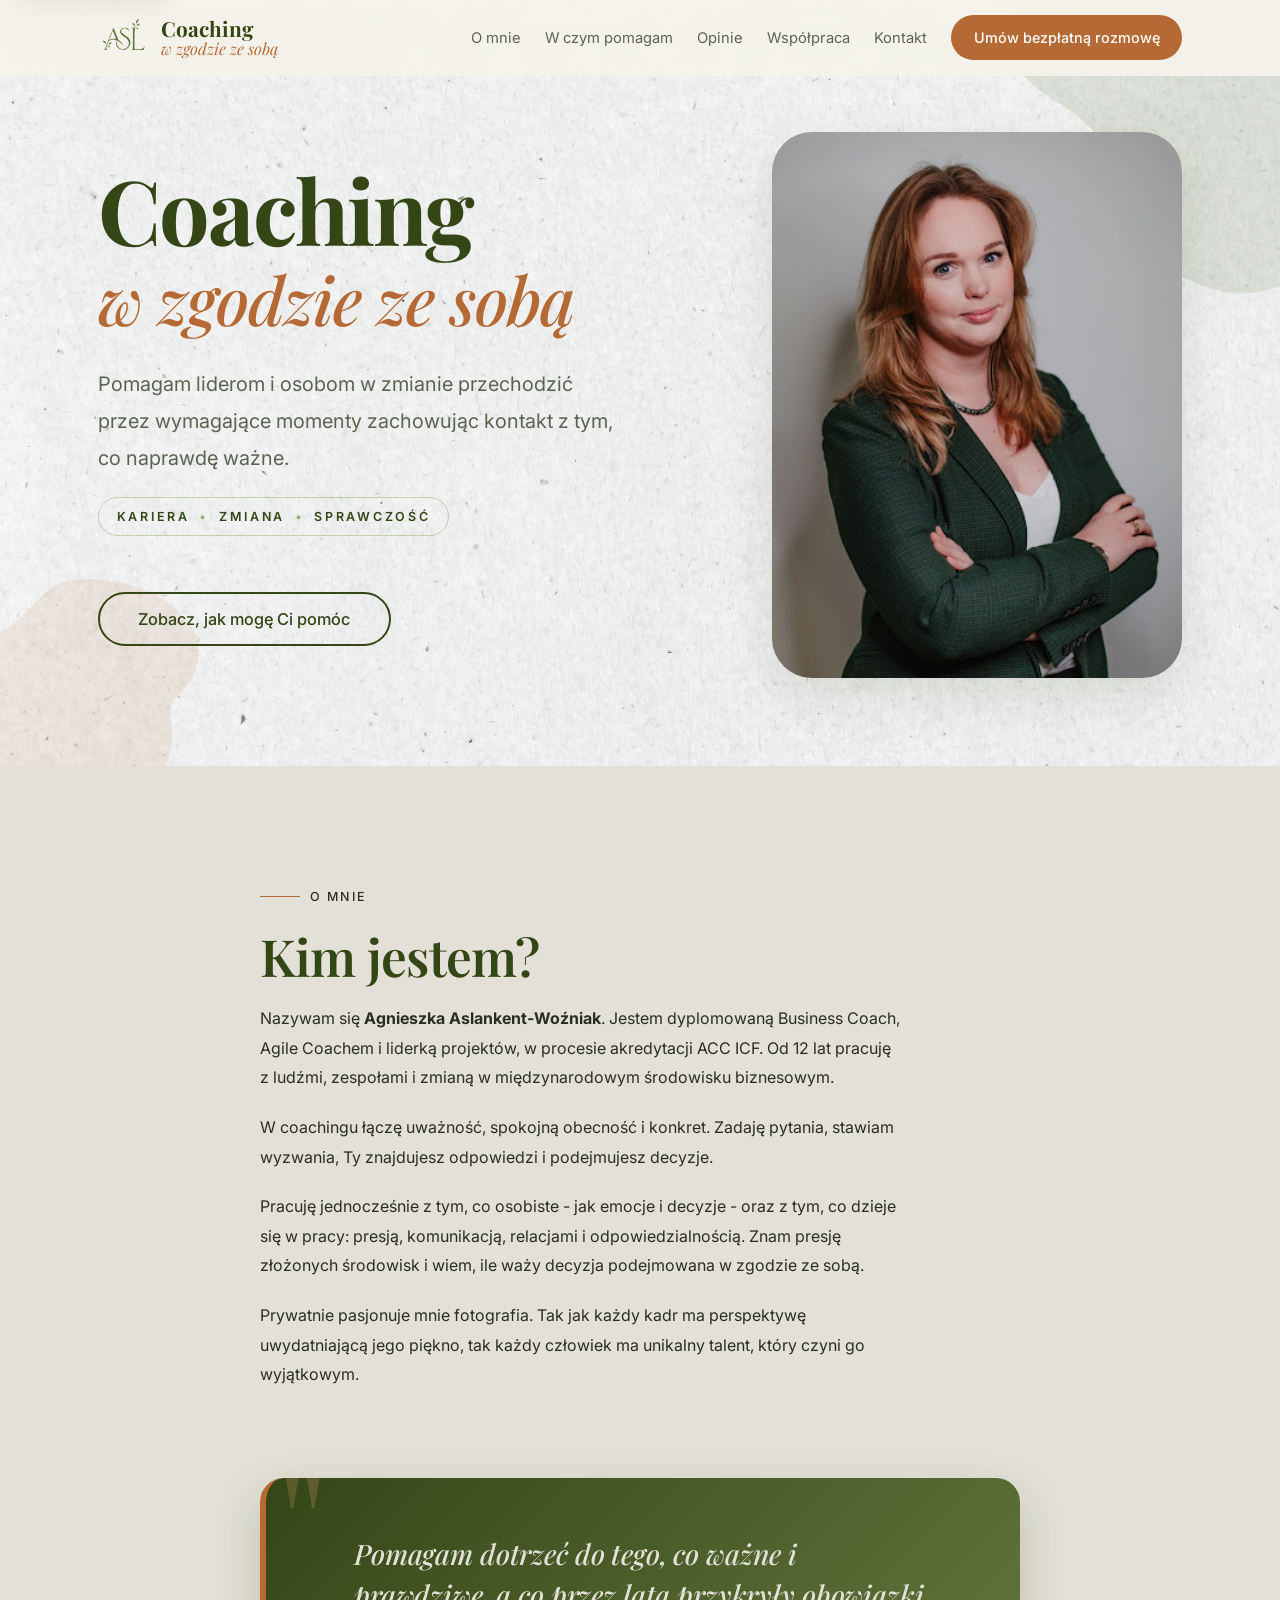
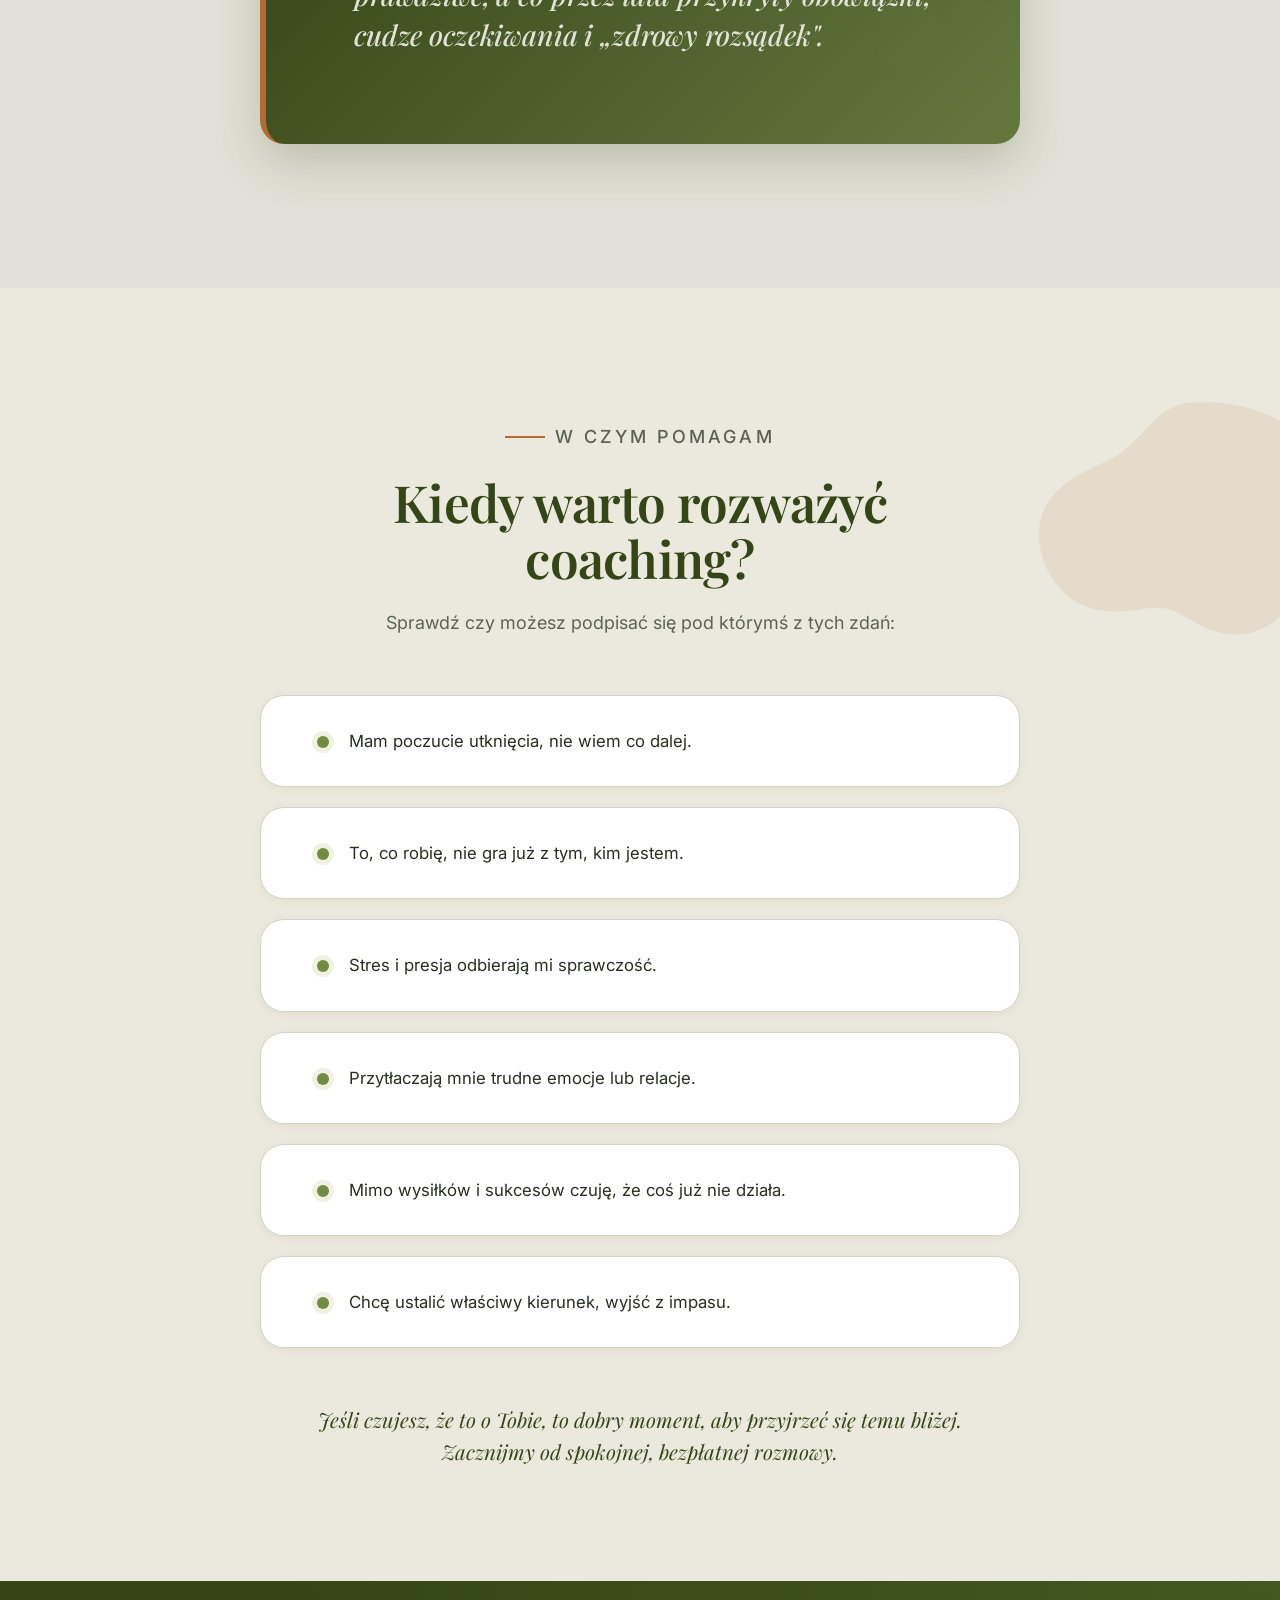
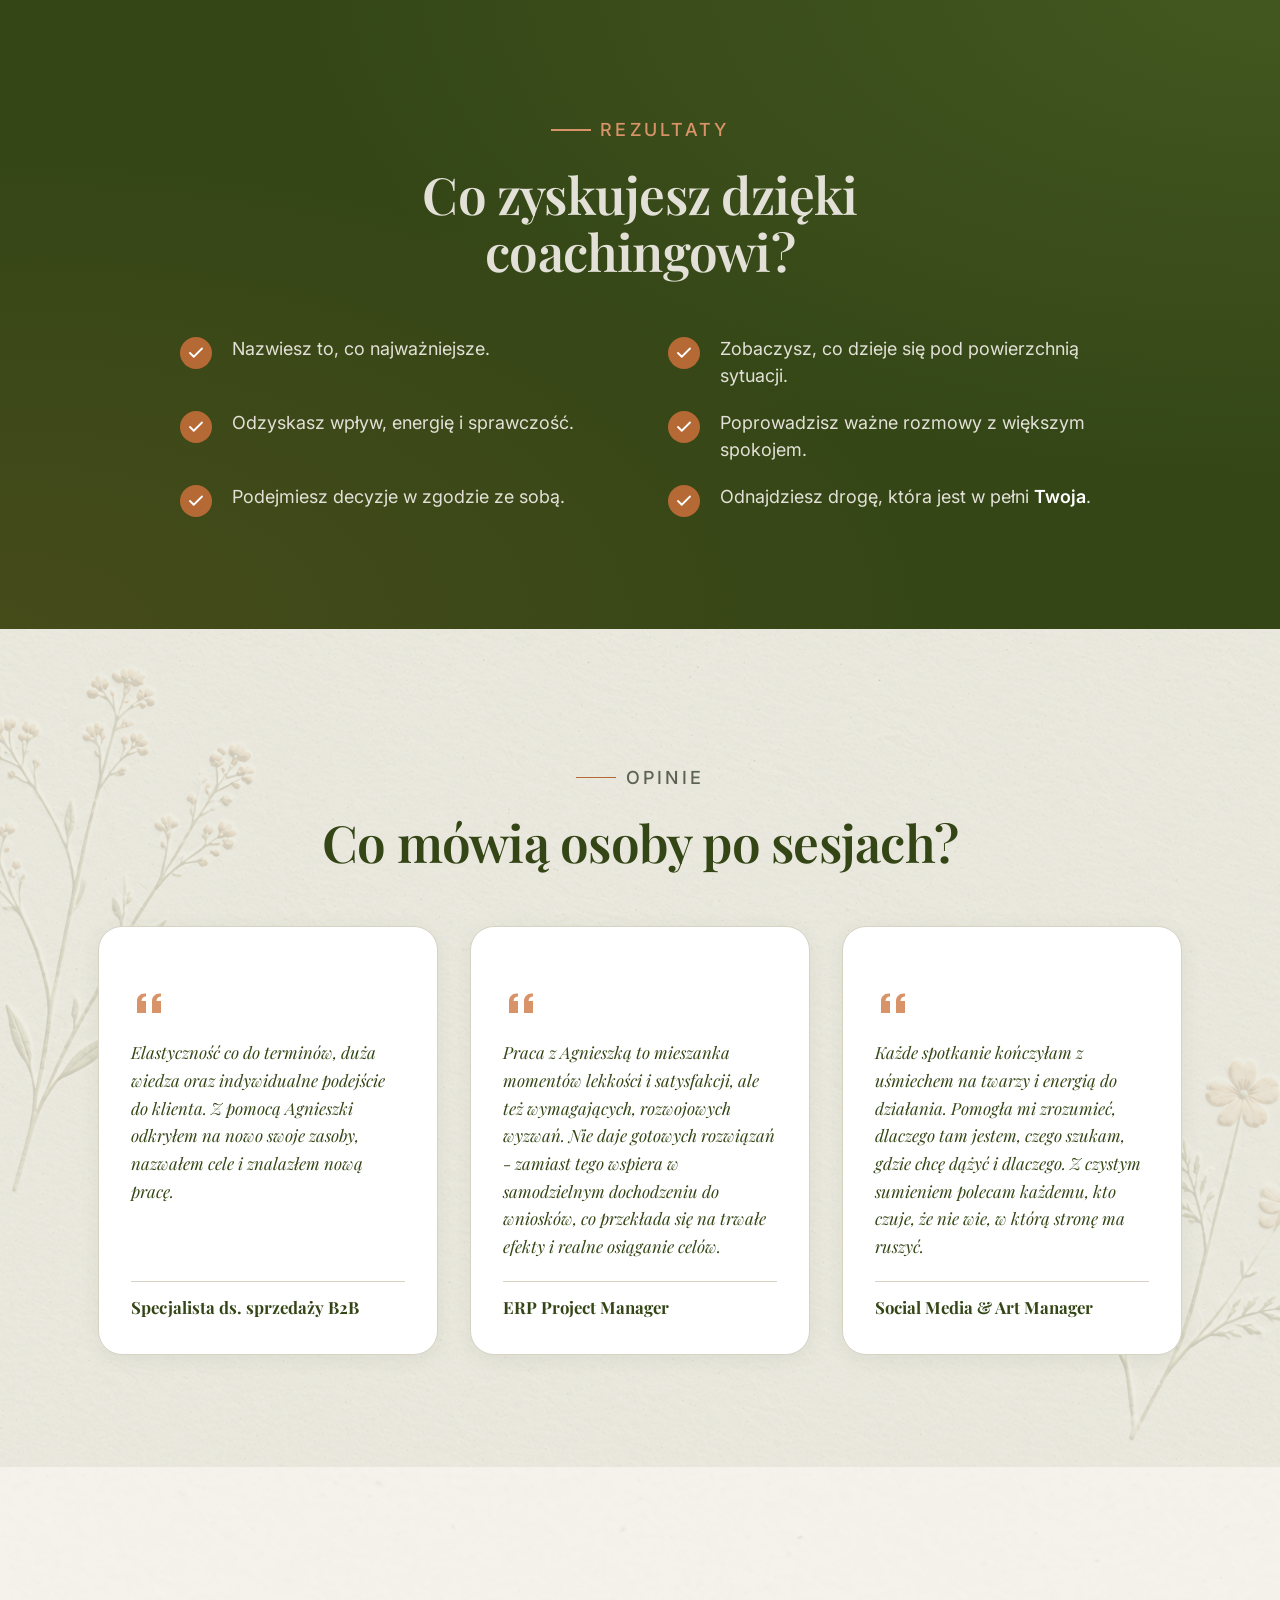
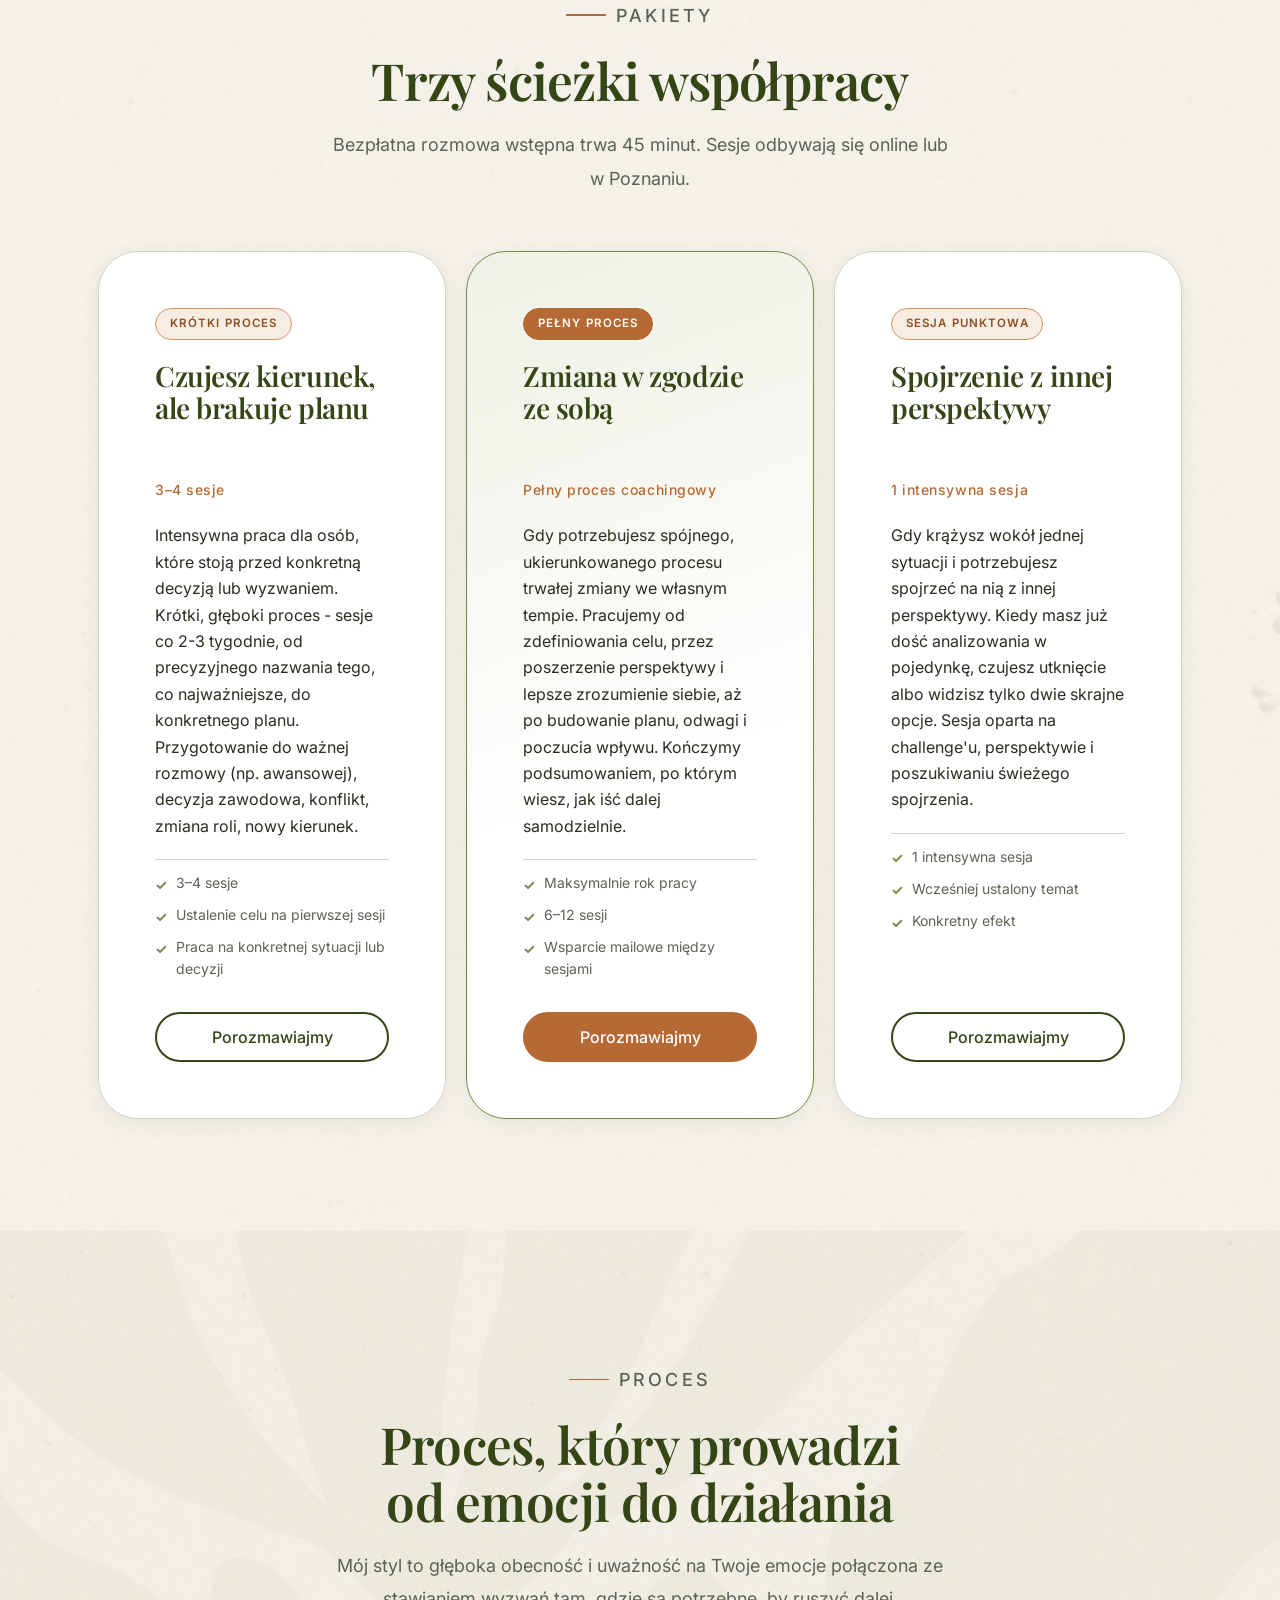
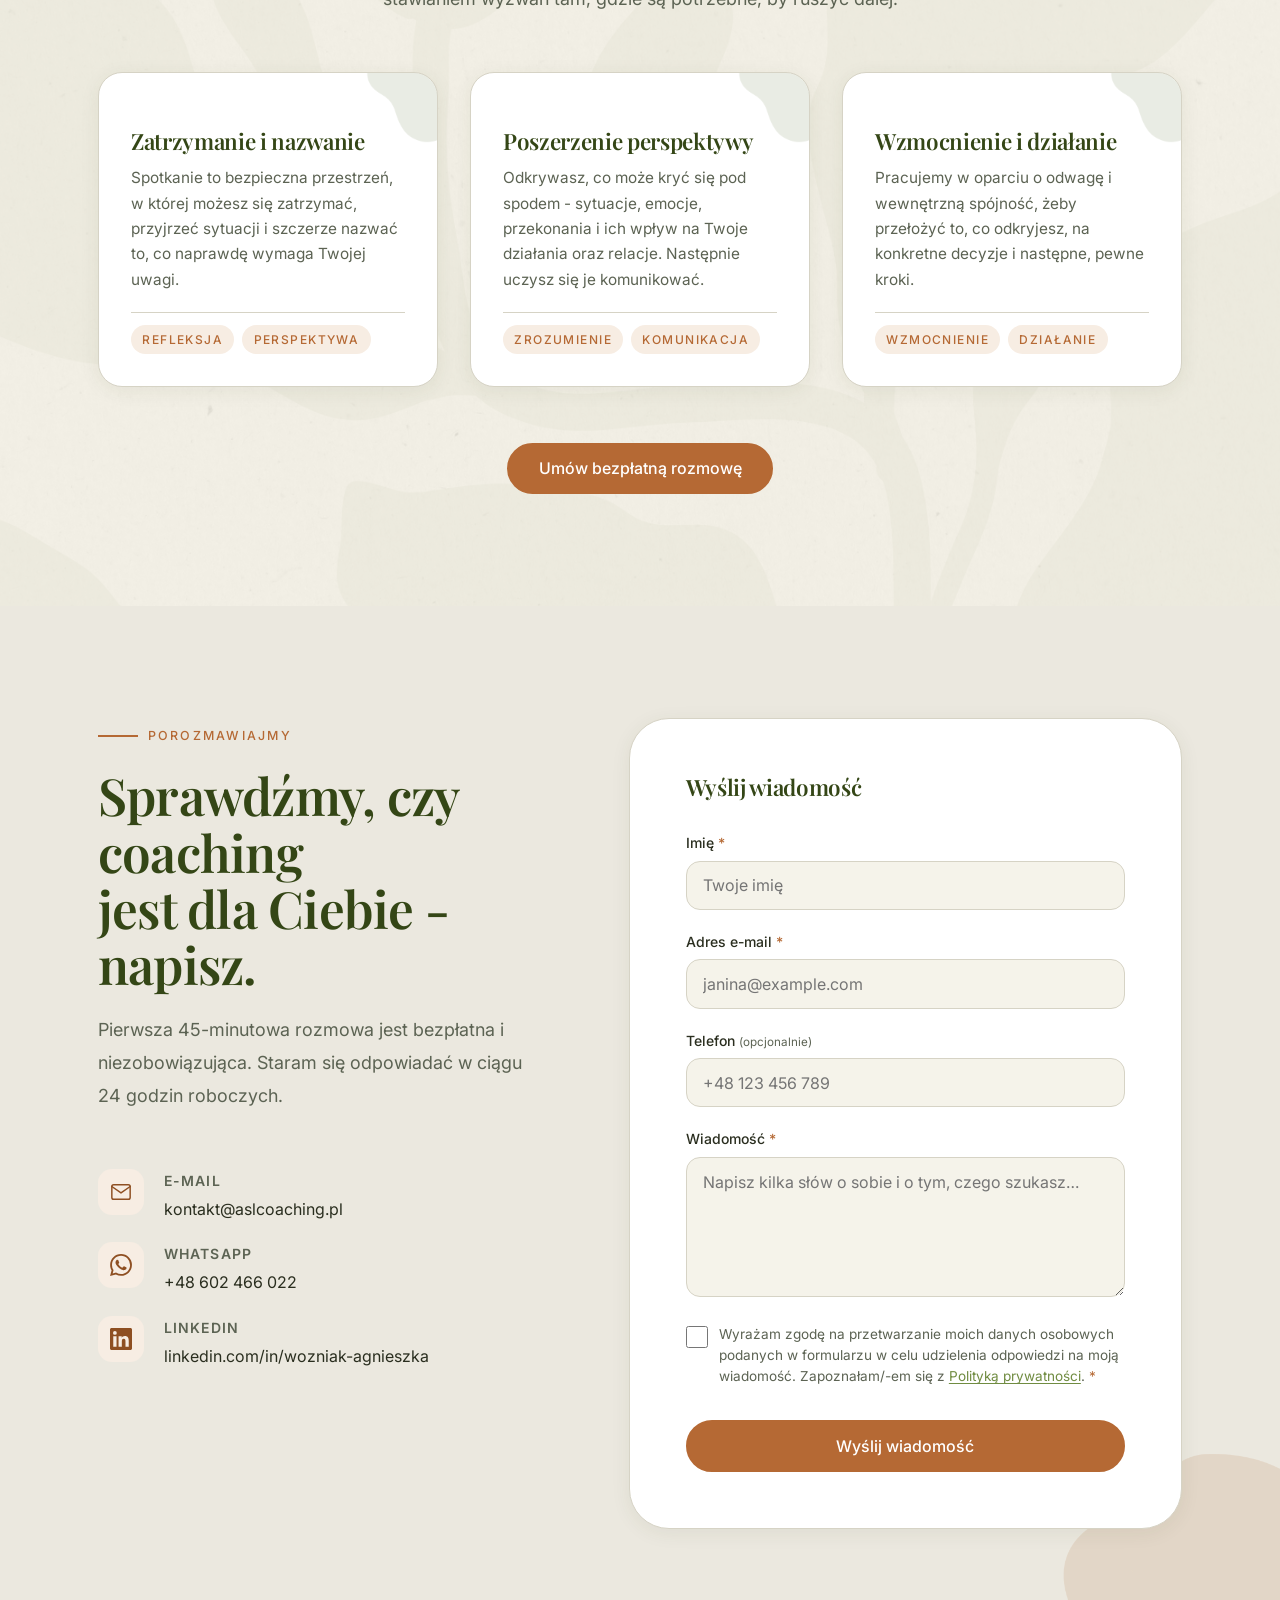
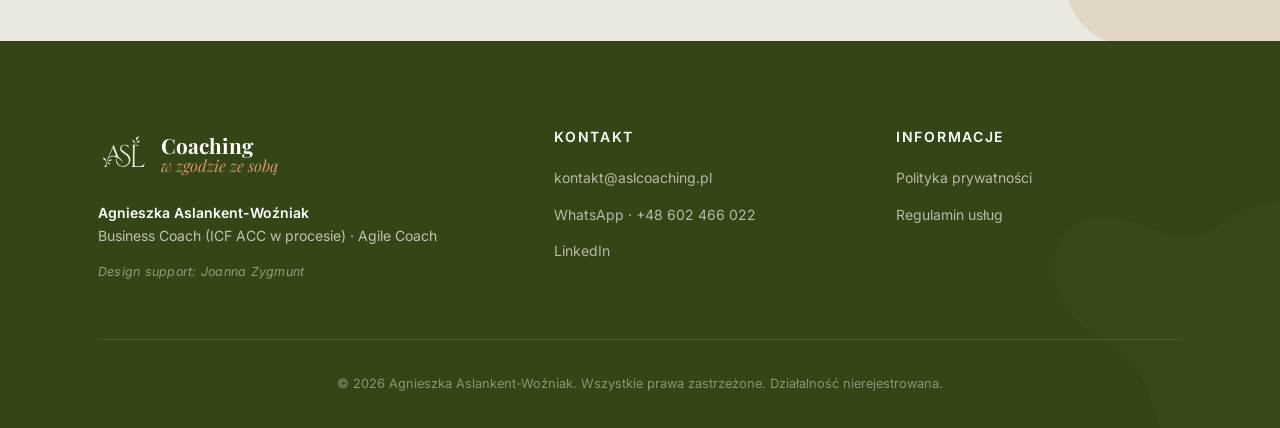
<file: index.html>
<!DOCTYPE html>
<html lang="pl">
<head>
  <meta charset="UTF-8" />
  <meta name="viewport" content="width=device-width, initial-scale=1.0" />

  <!-- Google Tag Manager -->
  <script>(function(w,d,s,l,i){w[l]=w[l]||[];w[l].push({'gtm.start':
  new Date().getTime(),event:'gtm.js'});var f=d.getElementsByTagName(s)[0],
  j=d.createElement(s),dl=l!='dataLayer'?'&l='+l:'';j.async=true;j.src=
  'https://www.googletagmanager.com/gtm.js?id='+i+dl;f.parentNode.insertBefore(j,f);
  })(window,document,'script','dataLayer','GTM-PV4JNNXV');</script>
  <!-- End Google Tag Manager -->

  <!-- Primary SEO -->
  <title>Coaching ICF · Agnieszka Aslankent-Woźniak | Bezpłatna rozmowa</title>
  <meta name="description" content="Agnieszka Aslankent-Woźniak - Business Coach (ICF ACC w procesie) i Agile Coach. Coaching w zgodzie ze sobą - sesje 1:1 online lub w Poznaniu. Umów bezpłatną rozmowę wstępną." />
  <meta name="keywords" content="coaching, business coach, ICF, coaching ACC, agile coach, coaching online, coaching Poznań, coaching kariery, coaching zmiany, Agnieszka Aslankent-Woźniak" />
  <meta name="author" content="Agnieszka Aslankent-Woźniak" />
  <meta name="robots" content="index, follow" />
  <meta name="theme-color" content="#344616" />
  <link rel="canonical" href="https://aslcoaching.pl/" />

  <!-- Open Graph (Facebook, LinkedIn) -->
  <meta property="og:title" content="Coaching w zgodzie ze sobą | Agnieszka Aslankent-Woźniak" />
  <meta property="og:description" content="Business Coach (ICF ACC w procesie) i Agile Coach. Sesje 1:1 online lub w Poznaniu. Umów bezpłatną rozmowę wstępną." />
  <meta property="og:type" content="website" />
  <meta property="og:url" content="https://aslcoaching.pl/" />
  <meta property="og:locale" content="pl_PL" />
  <meta property="og:site_name" content="Coaching w zgodzie ze sobą" />
  <meta property="og:image" content="https://aslcoaching.pl/img/og-image.jpg" />
  <meta property="og:image:width" content="1200" />
  <meta property="og:image:height" content="630" />
  <meta property="og:image:alt" content="Agnieszka Aslankent-Woźniak - Business Coach. Coaching w zgodzie ze sobą." />

  <!-- Twitter Card -->
  <meta name="twitter:card" content="summary_large_image" />
  <meta name="twitter:title" content="Coaching w zgodzie ze sobą | Agnieszka Aslankent-Woźniak" />
  <meta name="twitter:description" content="Business Coach (ICF ACC w procesie). Sesje 1:1 online lub w Poznaniu." />
  <meta name="twitter:image" content="https://aslcoaching.pl/img/og-image.jpg" />

  <!-- Favicons -->
  <link rel="icon" type="image/svg+xml" href="img/logo-asl-mark.svg" />
  <link rel="icon" type="image/png" sizes="32x32" href="img/logo-asl-mark.png" />
  <link rel="apple-touch-icon" href="img/logo-asl-mark.png" />

  <!-- Fonts: Playfair Display + Inter + Allura - wg Brand Guide -->
  <link rel="preconnect" href="https://fonts.googleapis.com" />
  <link rel="preconnect" href="https://fonts.gstatic.com" crossorigin />
  <link href="https://fonts.googleapis.com/css2?family=Allura&family=Inter:wght@300;400;500;600&family=Playfair+Display:ital,wght@0,400;0,500;0,600;0,700;1,400;1,600&display=swap" rel="stylesheet" />

  <link rel="stylesheet" href="css/style.css?v=20260622d" />

  <!-- Structured data: ProfessionalService + Person -->
  <script type="application/ld+json">
  {
    "@context": "https://schema.org",
    "@graph": [
      {
        "@type": "ProfessionalService",
        "@id": "https://aslcoaching.pl/#service",
        "name": "Coaching w zgodzie ze sobą",
        "description": "Coaching indywidualny - Business Coach (ICF ACC w procesie) i Agile Coach. Sesje 1:1 online lub w Poznaniu.",
        "url": "https://aslcoaching.pl/",
        "image": "https://aslcoaching.pl/img/og-image.jpg",
        "telephone": "+48602466022",
        "email": "kontakt@aslcoaching.pl",
        "areaServed": ["PL", "Online"],
        "priceRange": "$$",
        "address": {
          "@type": "PostalAddress",
          "addressLocality": "Poznań",
          "addressCountry": "PL"
        },
        "provider": {
          "@id": "https://aslcoaching.pl/#person"
        }
      },
      {
        "@type": "Person",
        "@id": "https://aslcoaching.pl/#person",
        "name": "Agnieszka Aslankent-Woźniak",
        "jobTitle": "Business Coach (ICF ACC w procesie), Agile Coach",
        "url": "https://aslcoaching.pl/",
        "image": "https://aslcoaching.pl/img/agnieszka-full.jpg",
        "email": "kontakt@aslcoaching.pl",
        "telephone": "+48602466022",
        "sameAs": [
          "https://www.linkedin.com/in/wozniak-agnieszka/"
        ],
        "knowsAbout": ["Business Coaching", "Agile Coaching", "Career Change", "Leadership"]
      },
      {
        "@type": "WebSite",
        "@id": "https://aslcoaching.pl/#website",
        "url": "https://aslcoaching.pl/",
        "name": "Coaching w zgodzie ze sobą",
        "inLanguage": "pl-PL",
        "publisher": { "@id": "https://aslcoaching.pl/#person" }
      }
    ]
  }
  </script>
</head>
<body>

  <!-- Google Tag Manager (noscript) -->
  <noscript><iframe src="https://www.googletagmanager.com/ns.html?id=GTM-PV4JNNXV"
  height="0" width="0" style="display:none;visibility:hidden"></iframe></noscript>
  <!-- End Google Tag Manager (noscript) -->

  <!-- Skip link — dostępność dla użytkowników klawiatury -->
  <a href="#home" class="skip-link">Przejdź do treści</a>

  <!-- ============================================================
       1. HEADER / NAWIGACJA — 5 pozycji + 1 CTA, pełne logo ASL
  ============================================================ -->
  <header>
    <nav class="site-nav" role="navigation" aria-label="Nawigacja główna">
      <div class="nav-inner">
        <a href="#home" class="nav-logo" aria-label="Agnieszka Aslankent-Woźniak - strona główna">
          <img src="img/logo-asl-mark.svg" alt="" class="nav-logo-mark" aria-hidden="true" />
          <span class="nav-logo-text">
            Coaching<em>w zgodzie ze sobą</em>
          </span>
        </a>

        <ul class="nav-links" role="list">
          <li><a href="#o-mnie">O mnie</a></li>
          <li><a href="#w-czym-pomagam">W czym pomagam</a></li>
          <li><a href="#opinie">Opinie</a></li>
          <li><a href="#pakiety">Współpraca</a></li>
          <li><a href="#kontakt">Kontakt</a></li>
          <li><a href="#kontakt" class="nav-cta">Umów bezpłatną rozmowę</a></li>
        </ul>

        <button
          class="nav-hamburger"
          aria-label="Otwórz menu"
          aria-expanded="false"
          aria-controls="mobile-nav"
        >
          <span></span><span></span><span></span>
        </button>
      </div>
    </nav>

    <nav id="mobile-nav" class="nav-mobile" aria-label="Nawigacja mobilna">
      <a href="#o-mnie">O mnie</a>
      <a href="#w-czym-pomagam">W czym pomagam</a>
      <a href="#opinie">Opinie</a>
      <a href="#pakiety">Współpraca</a>
      <a href="#kontakt">Kontakt</a>
      <a href="#kontakt" class="nav-cta">Umów bezpłatną rozmowę →</a>
    </nav>
  </header>

  <main>

    <!-- ============================================================
         2. HERO — bez dużego logo, bez badge ICF/NLP, papierowe tło
    ============================================================ -->
    <section class="hero" id="home" aria-label="Sekcja główna">
      <div class="container">
        <div class="hero-inner">
          <div class="hero-content">

            <h1 class="hero-title">
              <span class="hero-title-main">Coaching</span>
              <span class="hero-title-sub"><em>w zgodzie ze sobą</em></span>
            </h1>

            <p class="hero-desc">
              Pomagam liderom i osobom w zmianie przechodzić przez&nbsp;wymagające
              momenty zachowując kontakt z tym, co&nbsp;naprawdę ważne.
            </p>

            <p class="hero-experience" role="text">
              <span>Kariera</span><span aria-hidden="true">•</span><span>Zmiana</span><span aria-hidden="true">•</span><span>Sprawczość</span>
            </p>

            <div class="hero-actions">
              <a href="#w-czym-pomagam" class="btn btn-secondary btn-lg">
                Zobacz, jak mogę Ci pomóc
              </a>
            </div>
          </div>

          <!-- Zdjęcie Agnieszki po prawej (tylko desktop) — jedyne użycie na stronie -->
          <div class="hero-photo" aria-hidden="false">
            <img
              src="img/agnieszka-full.jpg"
              alt="Agnieszka Aslankent-Woźniak - Business Coach"
              class="hero-photo-img"
              width="341"
              height="512"
              loading="eager"
              decoding="async"
            />
          </div>

        </div>
      </div>
    </section>


    <!-- ============================================================
         3. KIM JESTEM? — bezpośrednio pod hero
            Desktop: tylko tekst (zdjęcie jest w hero)
            Mobile: zdjęcie + gałązka + tekst w jednej sekcji
    ============================================================ -->
    <section id="o-mnie" class="about-section" aria-labelledby="about-heading">
      <div class="container">
        <div class="about-inner about-inner--no-photo">

          <!-- Zdjęcie Agnieszki — pokazywane TYLKO na mobile -->
          <div class="about-photo-mobile" aria-hidden="false">
            <img
              src="img/agnieszka-full.jpg"
              alt="Agnieszka Aslankent-Woźniak - Business Coach"
              class="about-photo-mobile-img"
              width="341"
              height="512"
              loading="lazy"
              decoding="async"
            />
          </div>

          <div class="about-content">
            <p class="section-label">O mnie</p>
            <h2 id="about-heading" class="reveal">Kim jestem?</h2>

            <p class="reveal reveal-delay-1">
              Nazywam się <strong>Agnieszka Aslankent-Woźniak</strong>. Jestem
              dyplomowaną Business Coach, Agile Coachem i liderką projektów,
              w procesie akredytacji ACC ICF. Od 12 lat pracuję z ludźmi, zespołami
              i zmianą w międzynarodowym środowisku biznesowym.
            </p>

            <p class="reveal reveal-delay-2">
              W coachingu łączę uważność, spokojną obecność i konkret.
              Zadaję pytania, stawiam wyzwania, Ty znajdujesz odpowiedzi i podejmujesz
              decyzje.
            </p>

            <p class="reveal reveal-delay-3">
              Pracuję jednocześnie z tym, co osobiste - jak emocje i decyzje -
              oraz z tym, co dzieje się w pracy: presją, komunikacją, relacjami
              i odpowiedzialnością. Znam presję złożonych środowisk i wiem, ile waży
              decyzja podejmowana w zgodzie ze sobą.
            </p>

            <p class="reveal reveal-delay-4">
              Prywatnie pasjonuje mnie fotografia. Tak jak każdy kadr ma perspektywę
              uwydatniającą jego piękno, tak każdy człowiek ma unikalny talent,
              który czyni go wyjątkowym.
            </p>

            <blockquote class="about-quote about-quote--feature reveal reveal-delay-5">
              <p>
                Pomagam dotrzeć do tego, co ważne i prawdziwe, a co przez lata
                przykryły obowiązki, cudze oczekiwania i „zdrowy rozsądek".
              </p>
            </blockquote>
          </div>

        </div>
      </div>
    </section>


    <!-- ============================================================
         4. W CZYM POMAGAM? / Kiedy rozważyć coaching?
            (PO Kim jestem? — zgodnie z uwagami klientki)
    ============================================================ -->
    <section id="w-czym-pomagam" class="help-section" aria-labelledby="help-heading">
      <div class="container">

        <div class="section-header">
          <p class="section-label">W czym pomagam</p>
          <h2 id="help-heading" class="reveal">Kiedy warto rozważyć coaching?</h2>
          <p class="reveal reveal-delay-1">
            Sprawdź czy możesz podpisać się pod którymś z tych zdań:
          </p>
        </div>

        <ul class="help-list">
          <li class="help-item reveal">
            <span class="help-bullet" aria-hidden="true"></span>
            <p>Mam poczucie utknięcia, nie wiem co dalej.</p>
          </li>
          <li class="help-item reveal reveal-delay-1">
            <span class="help-bullet" aria-hidden="true"></span>
            <p>To, co robię, nie gra już z tym, kim jestem.</p>
          </li>
          <li class="help-item reveal reveal-delay-2">
            <span class="help-bullet" aria-hidden="true"></span>
            <p>Stres i presja odbierają mi sprawczość.</p>
          </li>
          <li class="help-item reveal reveal-delay-3">
            <span class="help-bullet" aria-hidden="true"></span>
            <p>Przytłaczają mnie trudne emocje lub relacje.</p>
          </li>
          <li class="help-item reveal reveal-delay-4">
            <span class="help-bullet" aria-hidden="true"></span>
            <p>Mimo wysiłków i sukcesów czuję, że coś już nie działa.</p>
          </li>
          <li class="help-item reveal reveal-delay-5">
            <span class="help-bullet" aria-hidden="true"></span>
            <p>Chcę ustalić właściwy kierunek, wyjść z impasu.</p>
          </li>
        </ul>

        <p class="help-outro reveal reveal-delay-5">
          Jeśli czujesz, że to o Tobie, to dobry moment, aby przyjrzeć się temu bliżej.
          Zacznijmy od spokojnej, bezpłatnej rozmowy.
        </p>

      </div>
    </section>


    <!-- ============================================================
         5. CO ZYSKUJESZ DZIĘKI COACHINGOWI? — główny ciemny panel
    ============================================================ -->
    <section id="rezultaty" class="results-section" aria-labelledby="results-heading">
      <div class="container">

        <div class="section-header">
          <p class="section-label results-label">Rezultaty</p>
          <h2 id="results-heading" class="reveal">Co zyskujesz dzięki coachingowi?</h2>
        </div>

        <ul class="results-list reveal reveal-delay-1">
          <li>
            <span class="check" aria-hidden="true">
              <svg viewBox="0 0 24 24" fill="none" stroke="currentColor" stroke-width="2.4" stroke-linecap="round" stroke-linejoin="round"><polyline points="20 6 9 17 4 12"/></svg>
            </span>
            <span>Nazwiesz to, co najważniejsze.</span>
          </li>
          <li>
            <span class="check" aria-hidden="true">
              <svg viewBox="0 0 24 24" fill="none" stroke="currentColor" stroke-width="2.4" stroke-linecap="round" stroke-linejoin="round"><polyline points="20 6 9 17 4 12"/></svg>
            </span>
            <span>Zobaczysz, co dzieje się pod powierzchnią sytuacji.</span>
          </li>
          <li>
            <span class="check" aria-hidden="true">
              <svg viewBox="0 0 24 24" fill="none" stroke="currentColor" stroke-width="2.4" stroke-linecap="round" stroke-linejoin="round"><polyline points="20 6 9 17 4 12"/></svg>
            </span>
            <span>Odzyskasz wpływ, energię i sprawczość.</span>
          </li>
          <li>
            <span class="check" aria-hidden="true">
              <svg viewBox="0 0 24 24" fill="none" stroke="currentColor" stroke-width="2.4" stroke-linecap="round" stroke-linejoin="round"><polyline points="20 6 9 17 4 12"/></svg>
            </span>
            <span>Poprowadzisz ważne rozmowy z większym spokojem.</span>
          </li>
          <li>
            <span class="check" aria-hidden="true">
              <svg viewBox="0 0 24 24" fill="none" stroke="currentColor" stroke-width="2.4" stroke-linecap="round" stroke-linejoin="round"><polyline points="20 6 9 17 4 12"/></svg>
            </span>
            <span>Podejmiesz decyzje w zgodzie ze sobą.</span>
          </li>
          <li>
            <span class="check" aria-hidden="true">
              <svg viewBox="0 0 24 24" fill="none" stroke="currentColor" stroke-width="2.4" stroke-linecap="round" stroke-linejoin="round"><polyline points="20 6 9 17 4 12"/></svg>
            </span>
            <span>Odnajdziesz drogę, która jest w pełni <strong>Twoja</strong>.</span>
          </li>
        </ul>

      </div>
    </section>


    <!-- ============================================================
         6. OPINIE KLIENTÓW — 3 realne opinie po sesjach
    ============================================================ -->
    <section id="opinie" class="opinions-section" aria-labelledby="opinions-heading">
      <div class="container">

        <div class="section-header">
          <p class="section-label">Opinie</p>
          <h2 id="opinions-heading" class="reveal">Co mówią osoby po sesjach?</h2>
        </div>

        <div class="opinions-grid">

          <figure class="opinion-card reveal">
            <svg class="opinion-quote" viewBox="0 0 24 24" fill="currentColor" aria-hidden="true">
              <path d="M9 7c-2.8 0-5 2.2-5 5v8h6v-8H7c0-1.7 1.3-3 3-3V7H9zm10 0c-2.8 0-5 2.2-5 5v8h6v-8h-3c0-1.7 1.3-3 3-3V7h-1z"/>
            </svg>
            <blockquote>
              <p>
                Elastyczność co do terminów, duża wiedza oraz indywidualne podejście do klienta.
                Z pomocą Agnieszki odkryłem na nowo swoje zasoby, nazwałem cele
                i znalazłem nową pracę.
              </p>
            </blockquote>
            <figcaption>
              <strong>Specjalista ds. sprzedaży B2B</strong>
            </figcaption>
          </figure>

          <figure class="opinion-card reveal reveal-delay-1">
            <svg class="opinion-quote" viewBox="0 0 24 24" fill="currentColor" aria-hidden="true">
              <path d="M9 7c-2.8 0-5 2.2-5 5v8h6v-8H7c0-1.7 1.3-3 3-3V7H9zm10 0c-2.8 0-5 2.2-5 5v8h6v-8h-3c0-1.7 1.3-3 3-3V7h-1z"/>
            </svg>
            <blockquote>
              <p>
                Praca z Agnieszką to mieszanka momentów lekkości i satysfakcji,
                ale też wymagających, rozwojowych wyzwań. Nie daje gotowych rozwiązań -
                zamiast tego wspiera w samodzielnym dochodzeniu do wniosków,
                co przekłada się na trwałe efekty i realne osiąganie celów.
              </p>
            </blockquote>
            <figcaption>
              <strong>ERP Project Manager</strong>
            </figcaption>
          </figure>

          <figure class="opinion-card reveal reveal-delay-2">
            <svg class="opinion-quote" viewBox="0 0 24 24" fill="currentColor" aria-hidden="true">
              <path d="M9 7c-2.8 0-5 2.2-5 5v8h6v-8H7c0-1.7 1.3-3 3-3V7H9zm10 0c-2.8 0-5 2.2-5 5v8h6v-8h-3c0-1.7 1.3-3 3-3V7h-1z"/>
            </svg>
            <blockquote>
              <p>
                Każde spotkanie kończyłam z uśmiechem na twarzy i energią do działania.
                Pomogła mi zrozumieć, dlaczego tam jestem, czego szukam,
                gdzie chcę dążyć i dlaczego. Z czystym sumieniem polecam każdemu,
                kto czuje, że nie wie, w którą stronę ma ruszyć.
              </p>
            </blockquote>
            <figcaption>
              <strong>Social Media &amp; Art Manager</strong>
            </figcaption>
          </figure>

        </div>

      </div>
    </section>


    <!-- ============================================================
         7. PAKIETY — 3 ścieżki współpracy
    ============================================================ -->
    <section id="pakiety" class="packages-section" aria-labelledby="packages-heading">
      <div class="container">

        <div class="section-header">
          <p class="section-label">Pakiety</p>
          <h2 id="packages-heading" class="reveal">Trzy ścieżki współpracy</h2>
          <p class="reveal reveal-delay-1">
            Bezpłatna rozmowa wstępna trwa 45 minut. Sesje odbywają się online
            lub w Poznaniu.
          </p>
        </div>

        <div class="packages-grid packages-grid--3">

          <!-- PAKIET 1: Krótki proces -->
          <article class="package-card reveal">
            <div class="package-badge">Krótki proces</div>
            <h3 class="package-name">Czujesz kierunek, ale brakuje planu</h3>
            <p class="package-formal">3–4 sesje</p>
            <p class="package-desc">
              Intensywna praca dla osób, które stoją przed konkretną decyzją lub wyzwaniem.
              Krótki, głęboki proces - sesje co 2-3 tygodnie, od precyzyjnego nazwania tego,
              co najważniejsze, do konkretnego planu. Przygotowanie do ważnej rozmowy
              (np. awansowej), decyzja zawodowa, konflikt, zmiana roli, nowy kierunek.
            </p>
            <ul class="package-features">
              <li>3–4 sesje</li>
              <li>Ustalenie celu na pierwszej sesji</li>
              <li>Praca na konkretnej sytuacji lub decyzji</li>
            </ul>
            <a href="#kontakt" class="btn btn-secondary btn-block">Porozmawiajmy</a>
          </article>

          <!-- PAKIET 2: Pełny proces (featured, na środku) -->
          <article class="package-card featured reveal reveal-delay-1">
            <div class="package-badge">Pełny proces</div>
            <h3 class="package-name">Zmiana w zgodzie ze sobą</h3>
            <p class="package-formal">Pełny proces coachingowy</p>
            <p class="package-desc">
              Gdy potrzebujesz spójnego, ukierunkowanego procesu trwałej zmiany
              we własnym tempie. Pracujemy od zdefiniowania celu, przez poszerzenie
              perspektywy i lepsze zrozumienie siebie, aż po budowanie planu, odwagi
              i poczucia wpływu. Kończymy podsumowaniem, po którym wiesz, jak iść dalej
              samodzielnie.
            </p>
            <ul class="package-features">
              <li>Maksymalnie rok pracy</li>
              <li>6–12 sesji</li>
              <li>Wsparcie mailowe między sesjami</li>
            </ul>
            <a href="#kontakt" class="btn btn-primary btn-block">Porozmawiajmy</a>
          </article>

          <!-- PAKIET 3: Sesja punktowa -->
          <article class="package-card reveal reveal-delay-2">
            <div class="package-badge">Sesja punktowa</div>
            <h3 class="package-name">Spojrzenie z innej perspektywy</h3>
            <p class="package-formal">1 intensywna sesja</p>
            <p class="package-desc">
              Gdy krążysz wokół jednej sytuacji i potrzebujesz spojrzeć na nią z innej
              perspektywy. Kiedy masz już dość analizowania w pojedynkę, czujesz utknięcie
              albo widzisz tylko dwie skrajne opcje. Sesja oparta na challenge'u,
              perspektywie i poszukiwaniu świeżego spojrzenia.
            </p>
            <ul class="package-features">
              <li>1 intensywna sesja</li>
              <li>Wcześniej ustalony temat</li>
              <li>Konkretny efekt</li>
            </ul>
            <a href="#kontakt" class="btn btn-secondary btn-block">Porozmawiajmy</a>
          </article>

        </div>

      </div>
    </section>


    <!-- ============================================================
         8. JAK PRACUJĘ? / PROCES — 3 karty grupujące 6 etapów
              (przeniesione za Pakiety, jako ostatnia sekcja przed Kontaktem)
    ============================================================ -->
    <section id="jak-pracuje" class="process-section" aria-labelledby="process-heading">
      <div class="container">

        <div class="section-header">
          <p class="section-label">Proces</p>
          <h2 id="process-heading" class="reveal">
            Proces, który prowadzi<br/>od emocji do działania
          </h2>
          <p class="reveal reveal-delay-1">
            Mój styl to głęboka obecność i uważność na Twoje emocje połączona
            ze stawianiem wyzwań tam, gdzie są potrzebne, by ruszyć dalej.
          </p>
        </div>

        <ol class="process-groups">
          <li class="process-group reveal">
            <span class="process-group-leaf" aria-hidden="true"></span>
            <h3>Zatrzymanie i nazwanie</h3>
            <p>Spotkanie to bezpieczna przestrzeń, w której możesz się zatrzymać,
              przyjrzeć sytuacji i szczerze nazwać to, co naprawdę wymaga Twojej uwagi.</p>
            <ul class="process-stages">
              <li>Refleksja</li>
              <li>Perspektywa</li>
            </ul>
          </li>

          <li class="process-group reveal reveal-delay-1">
            <span class="process-group-leaf" aria-hidden="true"></span>
            <h3>Poszerzenie perspektywy</h3>
            <p>Odkrywasz, co może kryć się pod spodem - sytuacje, emocje, przekonania
              i ich wpływ na Twoje działania oraz relacje. Następnie uczysz się
              je komunikować.</p>
            <ul class="process-stages">
              <li>Zrozumienie</li>
              <li>Komunikacja</li>
            </ul>
          </li>

          <li class="process-group reveal reveal-delay-2">
            <span class="process-group-leaf" aria-hidden="true"></span>
            <h3>Wzmocnienie i działanie</h3>
            <p>Pracujemy w oparciu o odwagę i wewnętrzną spójność, żeby przełożyć to,
              co odkryjesz, na konkretne decyzje i następne, pewne kroki.</p>
            <ul class="process-stages">
              <li>Wzmocnienie</li>
              <li>Działanie</li>
            </ul>
          </li>
        </ol>

        <div class="section-cta reveal">
          <a href="#kontakt" class="btn btn-primary">Umów bezpłatną rozmowę</a>
        </div>

      </div>
    </section>


    <!-- ============================================================
         9. KONTAKT — Soft Ivory + akcent Burnt Terracotta
    ============================================================ -->
    <section id="kontakt" class="contact-section" aria-labelledby="contact-heading">
      <div class="container">
        <div class="contact-inner">

          <div class="contact-info">
            <p class="section-label">Porozmawiajmy</p>
            <h2 id="contact-heading" class="reveal">Sprawdźmy, czy coaching<br/>jest dla Ciebie - napisz.</h2>
            <p class="lead reveal reveal-delay-1">
              Pierwsza 45-minutowa rozmowa jest bezpłatna i niezobowiązująca.
              Staram się odpowiadać w ciągu 24 godzin roboczych.
            </p>

            <div class="contact-details reveal reveal-delay-2">

              <div class="contact-item">
                <div class="contact-item-icon" aria-hidden="true">
                  <svg viewBox="0 0 24 24" fill="none" stroke="currentColor" stroke-width="1.6" stroke-linecap="round" stroke-linejoin="round"><path d="M4 4h16c1.1 0 2 .9 2 2v12c0 1.1-.9 2-2 2H4c-1.1 0-2-.9-2-2V6c0-1.1.9-2 2-2z"/><polyline points="22,6 12,13 2,6"/></svg>
                </div>
                <div class="contact-item-text">
                  <strong>E-mail</strong>
                  <a href="mailto:kontakt@aslcoaching.pl">kontakt@aslcoaching.pl</a>
                </div>
              </div>

              <div class="contact-item">
                <div class="contact-item-icon" aria-hidden="true">
                  <svg viewBox="0 0 24 24" fill="currentColor" aria-hidden="true"><path d="M17.472 14.382c-.297-.149-1.758-.867-2.03-.967-.273-.099-.471-.148-.67.15-.197.297-.767.966-.94 1.164-.173.199-.347.223-.644.075-.297-.15-1.255-.463-2.39-1.475-.883-.788-1.48-1.761-1.653-2.059-.173-.297-.018-.458.13-.606.134-.133.298-.347.446-.52.149-.174.198-.298.298-.497.099-.198.05-.371-.025-.52-.075-.149-.669-1.612-.916-2.207-.242-.579-.487-.5-.669-.51-.173-.008-.371-.01-.57-.01-.198 0-.52.074-.792.372-.272.297-1.04 1.016-1.04 2.479 0 1.462 1.065 2.875 1.213 3.074.149.198 2.096 3.2 5.077 4.487.709.306 1.262.489 1.694.625.712.227 1.36.195 1.871.118.571-.085 1.758-.719 2.006-1.413.248-.694.248-1.289.173-1.413-.074-.124-.272-.198-.57-.347m-5.421 7.403h-.004a9.87 9.87 0 0 1-5.031-1.378l-.361-.214-3.741.982.998-3.648-.235-.374a9.86 9.86 0 0 1-1.51-5.26c.001-5.45 4.436-9.884 9.888-9.884 2.64 0 5.122 1.03 6.988 2.898a9.825 9.825 0 0 1 2.893 6.994c-.003 5.45-4.437 9.884-9.885 9.884m8.413-18.297A11.815 11.815 0 0 0 12.05 0C5.495 0 .16 5.335.157 11.892c0 2.096.547 4.142 1.588 5.945L.057 24l6.305-1.654a11.882 11.882 0 0 0 5.683 1.448h.005c6.554 0 11.89-5.335 11.893-11.893a11.821 11.821 0 0 0-3.48-8.413Z"/></svg>
                </div>
                <div class="contact-item-text">
                  <strong>WhatsApp</strong>
                  <a href="https://wa.me/48602466022" target="_blank" rel="noopener">+48 602 466 022</a>
                </div>
              </div>

              <div class="contact-item">
                <div class="contact-item-icon" aria-hidden="true">
                  <svg viewBox="0 0 24 24" fill="currentColor" aria-hidden="true"><path d="M20.447 20.452h-3.554v-5.569c0-1.328-.027-3.037-1.852-3.037-1.853 0-2.136 1.445-2.136 2.939v5.667H9.351V9h3.414v1.561h.046c.477-.9 1.637-1.85 3.37-1.85 3.601 0 4.267 2.37 4.267 5.455v6.286zM5.337 7.433a2.062 2.062 0 0 1-2.063-2.065 2.063 2.063 0 1 1 2.063 2.065zm1.782 13.019H3.555V9h3.564v11.452zM22.225 0H1.771C.792 0 0 .774 0 1.729v20.542C0 23.227.792 24 1.771 24h20.451C23.2 24 24 23.227 24 22.271V1.729C24 .774 23.2 0 22.222 0h.003z"/></svg>
                </div>
                <div class="contact-item-text">
                  <strong>LinkedIn</strong>
                  <a href="https://www.linkedin.com/in/wozniak-agnieszka/" target="_blank" rel="noopener">linkedin.com/in/wozniak-agnieszka</a>
                </div>
              </div>
            </div>
          </div>

          <div class="contact-form-wrap reveal reveal-delay-1">
            <h3>Wyślij wiadomość</h3>

            <form
              id="contact-form"
              action="https://formspree.io/f/mgojzrdk"
              method="POST"
              novalidate
              aria-label="Formularz kontaktowy"
            >
              <input type="text" name="_gotcha" style="display:none" tabindex="-1" autocomplete="off" />
              <input type="hidden" name="_subject" value="Nowa wiadomość ze strony Agnieszka Coaching" />

              <div class="form-group">
                <label for="name">Imię <span class="required" aria-label="pole wymagane">*</span></label>
                <input type="text" id="name" name="name" placeholder="Twoje imię" required autocomplete="given-name" aria-required="true" />
                <span class="field-error" role="alert" aria-live="polite"></span>
              </div>

              <div class="form-group">
                <label for="email">Adres e-mail <span class="required" aria-label="pole wymagane">*</span></label>
                <input type="email" id="email" name="email" placeholder="janina@example.com" required autocomplete="email" aria-required="true" />
                <span class="field-error" role="alert" aria-live="polite"></span>
              </div>

              <div class="form-group">
                <label for="phone">Telefon <small>(opcjonalnie)</small></label>
                <input type="tel" id="phone" name="phone" placeholder="+48 123 456 789" autocomplete="tel" />
                <span class="field-error" role="alert" aria-live="polite"></span>
              </div>

              <div class="form-group">
                <label for="message">Wiadomość <span class="required" aria-label="pole wymagane">*</span></label>
                <textarea id="message" name="message" placeholder="Napisz kilka słów o sobie i o tym, czego szukasz…" required aria-required="true"></textarea>
                <span class="field-error" role="alert" aria-live="polite"></span>
              </div>

              <div class="form-consent">
                <input type="checkbox" id="consent" name="consent" value="tak" required aria-required="true" />
                <label for="consent">
                  Wyrażam zgodę na przetwarzanie moich danych osobowych podanych
                  w formularzu w celu udzielenia odpowiedzi na moją wiadomość.
                  Zapoznałam/-em się z
                  <a href="polityka-prywatnosci.html">Polityką prywatności</a>. <span class="required" aria-label="wymagane">*</span>
                </label>
              </div>

              <button type="submit" class="btn btn-primary form-submit-btn">
                Wyślij wiadomość
              </button>

              <div class="form-status" role="alert" aria-live="polite"></div>
            </form>
          </div>

        </div>
      </div>
    </section>

  </main>


  <!-- ============================================================
       11. FOOTER — logo + dane + linki kontaktowe + polityka
  ============================================================ -->
  <footer class="site-footer" role="contentinfo">
    <div class="container">
      <div class="footer-grid">

        <div class="footer-brand">
          <a href="#home" class="footer-logo" aria-label="Strona główna">
            <img src="img/logo-asl-mark.svg" alt="" class="footer-logo-mark" aria-hidden="true" />
            <span class="footer-logo-text">Coaching<em>w zgodzie ze sobą</em></span>
          </a>
          <p class="footer-name">
            <strong>Agnieszka Aslankent-Woźniak</strong><br/>
            Business Coach (ICF ACC w procesie) · Agile Coach
          </p>
          <p class="footer-credit">Design support: Joanna Zygmunt</p>
        </div>

        <div class="footer-contact-col">
          <h4>Kontakt</h4>
          <ul class="footer-links" role="list">
            <li>
              <a href="mailto:kontakt@aslcoaching.pl">kontakt@aslcoaching.pl</a>
            </li>
            <li>
              <a href="https://wa.me/48602466022" target="_blank" rel="noopener">WhatsApp · +48 602 466 022</a>
            </li>
            <li>
              <a href="https://www.linkedin.com/in/wozniak-agnieszka/" target="_blank" rel="noopener">LinkedIn</a>
            </li>
          </ul>
        </div>

        <div class="footer-legal-col">
          <h4>Informacje</h4>
          <ul class="footer-links" role="list">
            <li><a href="polityka-prywatnosci.html">Polityka prywatności</a></li>
            <li><a href="regulamin.html">Regulamin usług</a></li>
          </ul>
        </div>

      </div>

      <div class="footer-bottom">
        <p>© <span id="year"></span> Agnieszka Aslankent-Woźniak. Wszystkie prawa zastrzeżone. Działalność nierejestrowana.</p>
      </div>
    </div>
  </footer>


  <!-- ============================================================
       STICKY CTA MOBILE — widoczne do sekcji kontaktu
  ============================================================ -->
  <a href="#kontakt" class="sticky-cta" data-sticky-cta aria-label="Umów bezpłatną rozmowę">
    Umów bezpłatną rozmowę
  </a>


  <script src="js/main.js?v=1781793953"></script>
  <script>
    document.getElementById('year').textContent = new Date().getFullYear();
  </script>
</body>
</html>
</file>
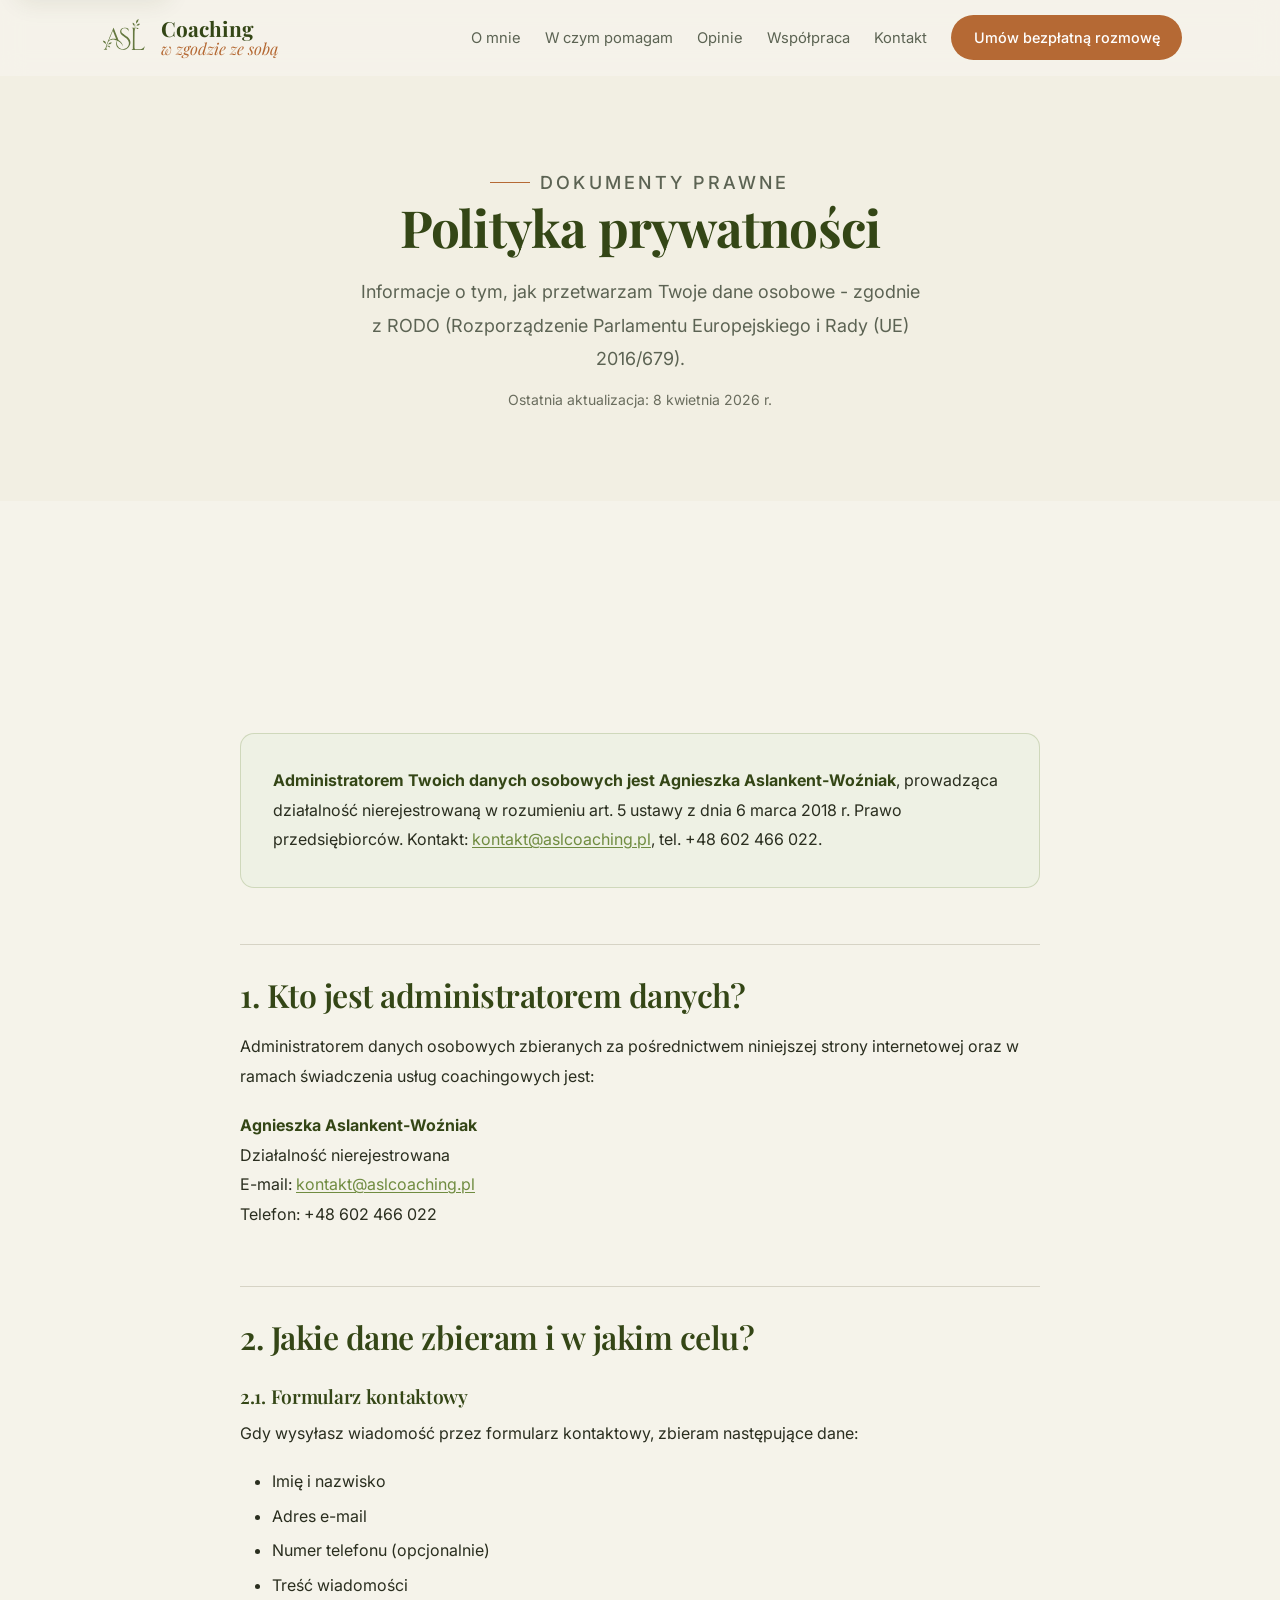
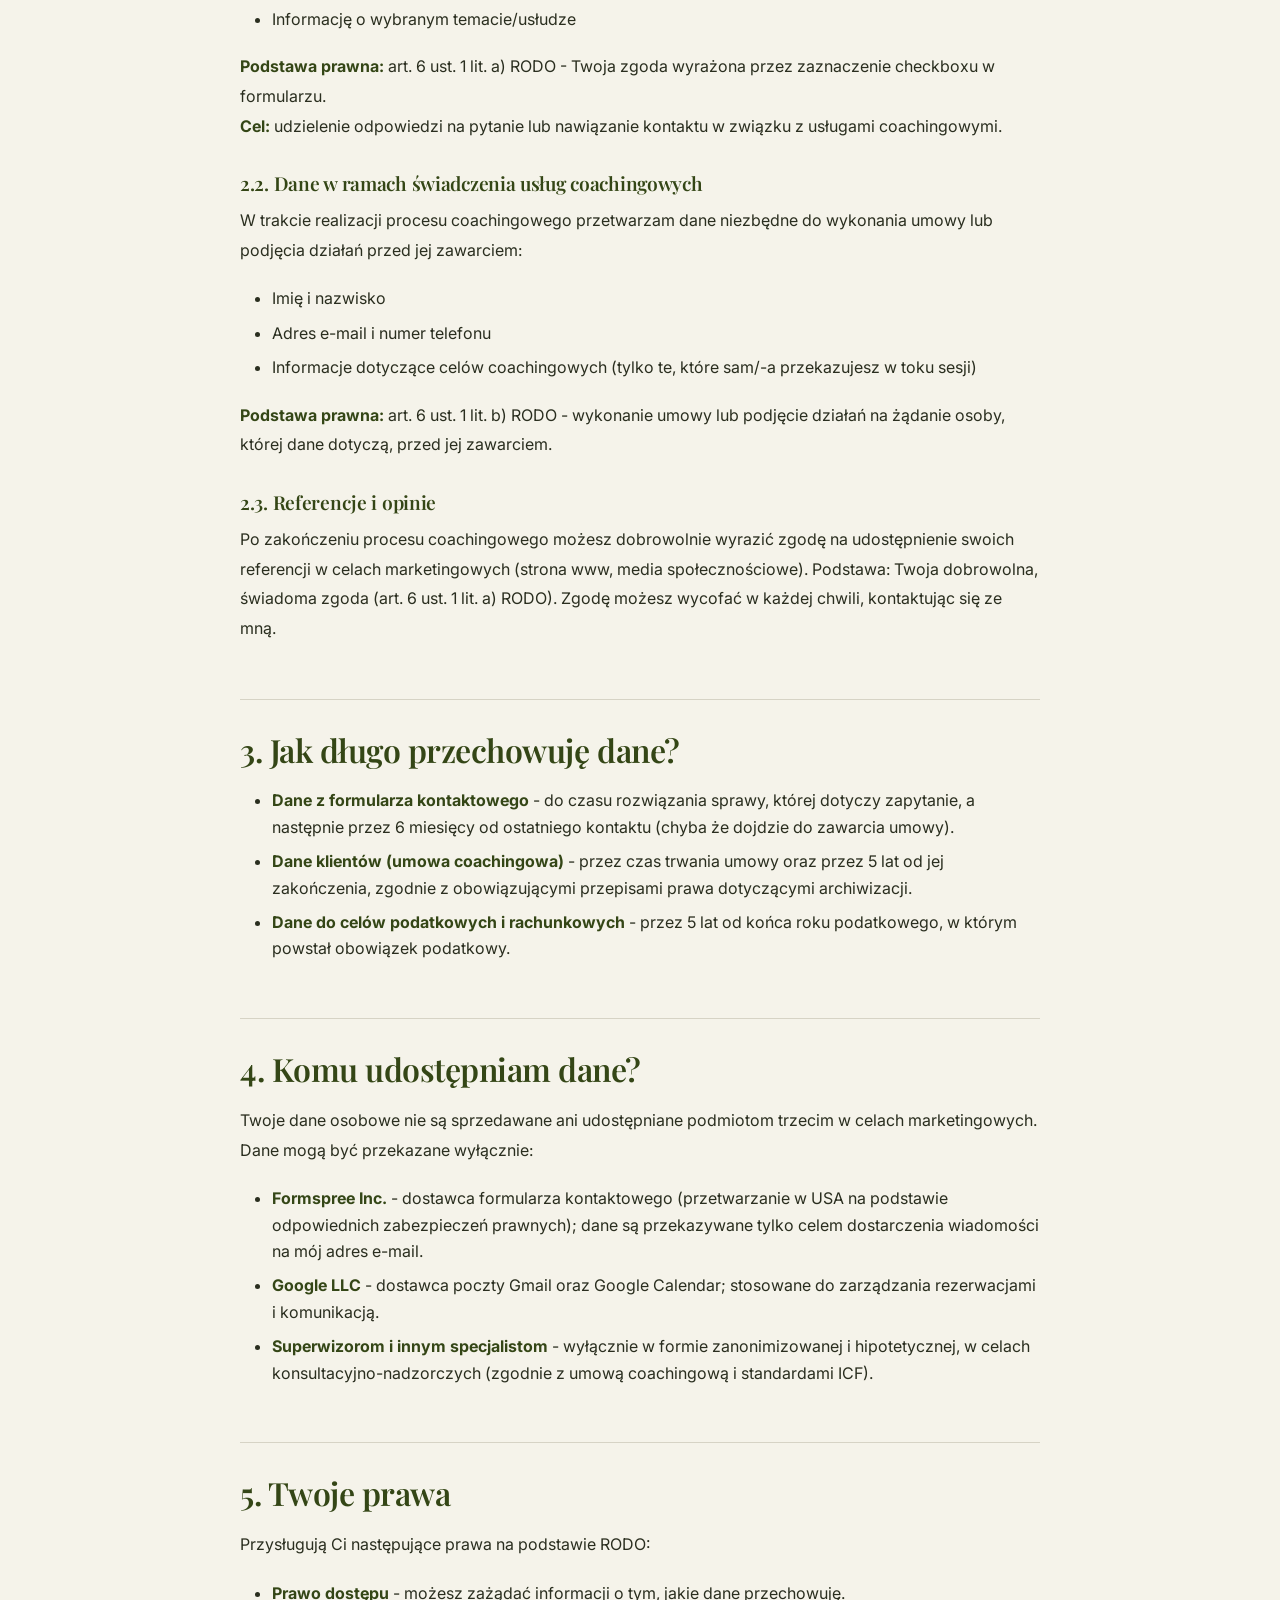
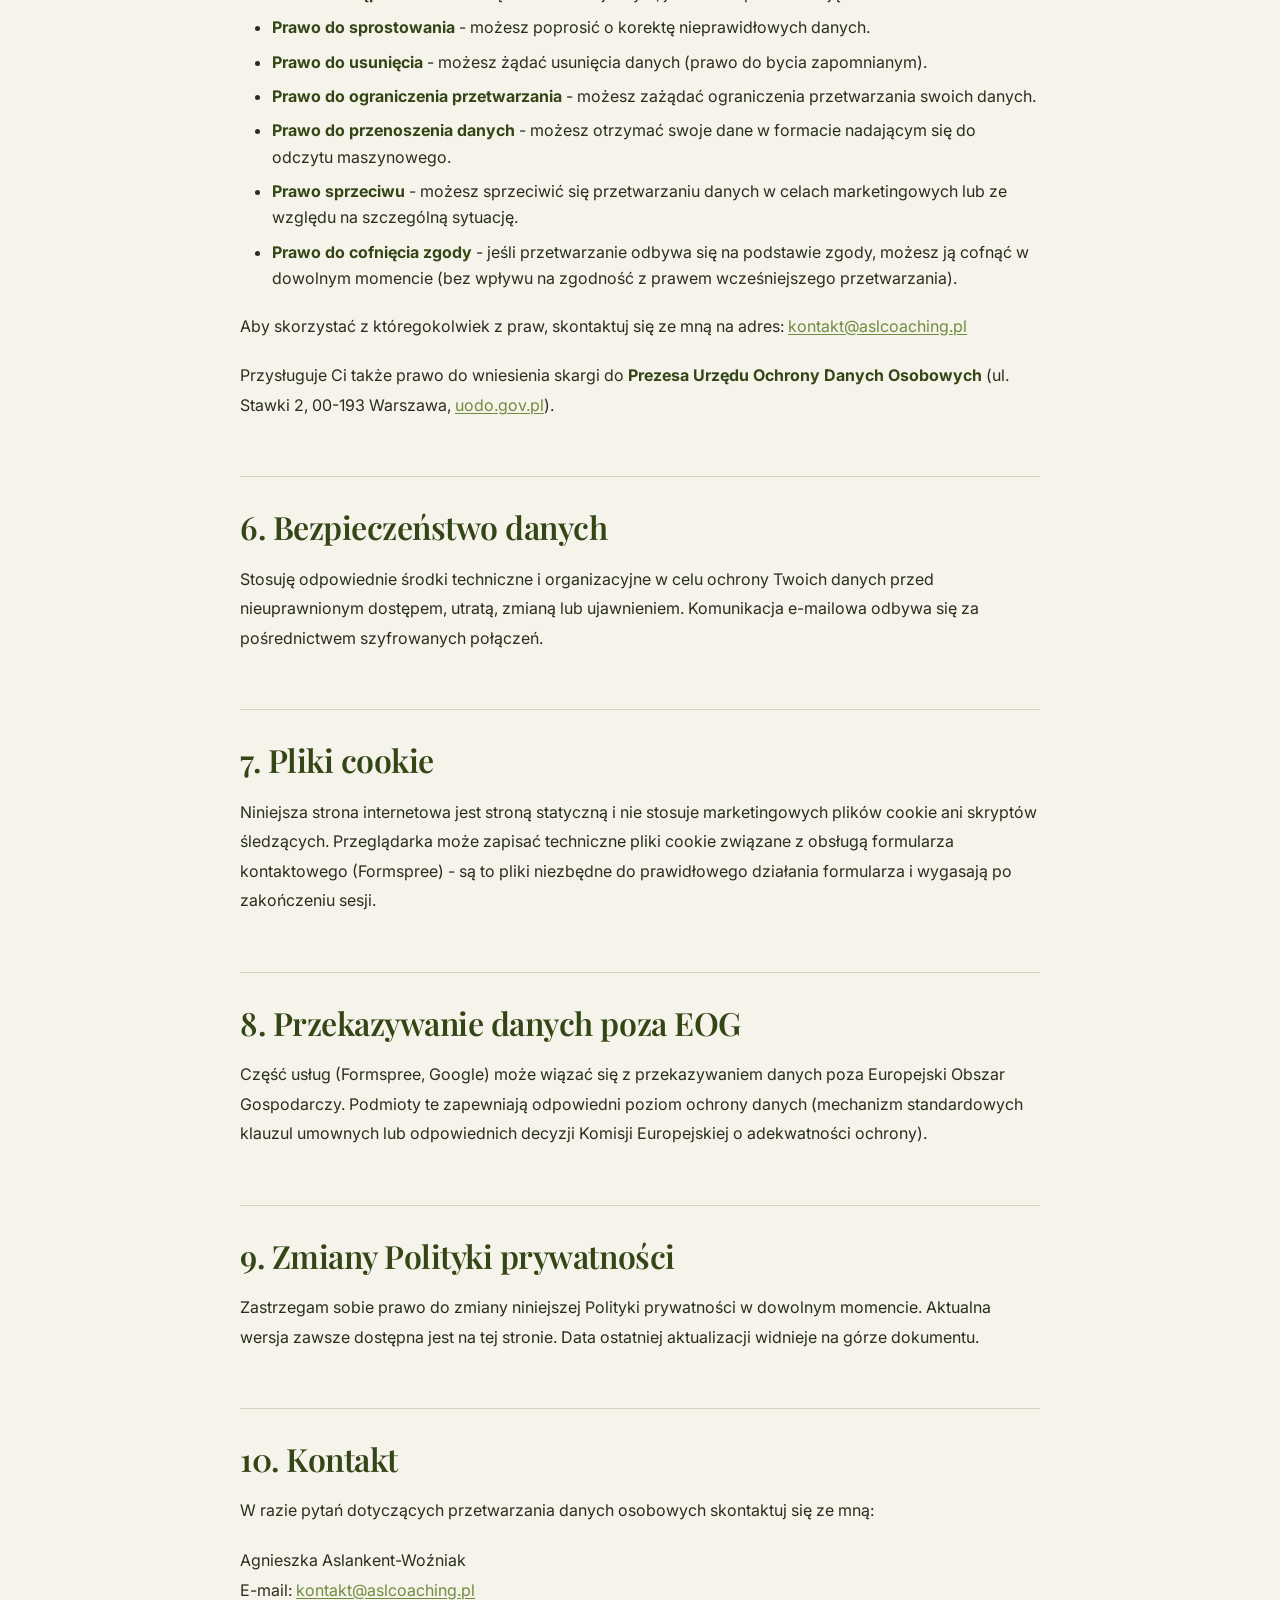
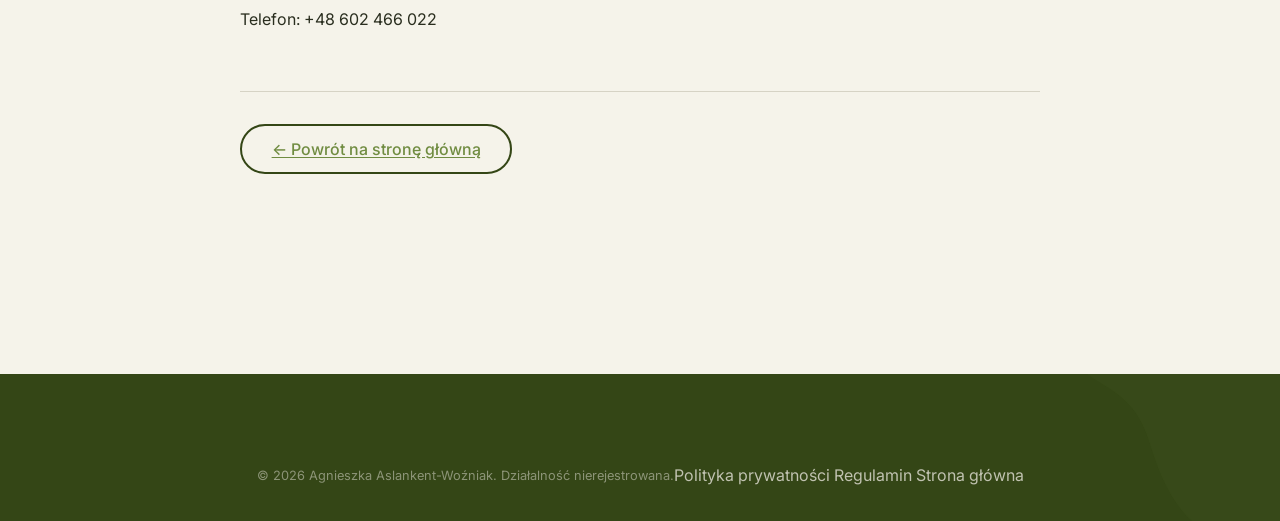
<file: polityka-prywatnosci.html>
<!DOCTYPE html>
<html lang="pl">
<head>
  <meta charset="UTF-8" />
  <meta name="viewport" content="width=device-width, initial-scale=1.0" />

  <!-- Google Tag Manager -->
  <script>(function(w,d,s,l,i){w[l]=w[l]||[];w[l].push({'gtm.start':
  new Date().getTime(),event:'gtm.js'});var f=d.getElementsByTagName(s)[0],
  j=d.createElement(s),dl=l!='dataLayer'?'&l='+l:'';j.async=true;j.src=
  'https://www.googletagmanager.com/gtm.js?id='+i+dl;f.parentNode.insertBefore(j,f);
  })(window,document,'script','dataLayer','GTM-PV4JNNXV');</script>
  <!-- End Google Tag Manager -->

  <meta name="description" content="Polityka prywatności - Agnieszka Aslankent-Woźniak, coaching. Zasady przetwarzania danych osobowych zgodnie z RODO." />
  <meta name="robots" content="noindex, follow" />
  <meta name="theme-color" content="#344616" />
  <link rel="canonical" href="https://aslcoaching.pl/polityka-prywatnosci.html" />
  <title>Polityka prywatności | Agnieszka Aslankent-Woźniak Coaching</title>
  <link rel="preconnect" href="https://fonts.googleapis.com" />
  <link rel="preconnect" href="https://fonts.gstatic.com" crossorigin />
  <link href="https://fonts.googleapis.com/css2?family=Allura&family=Inter:wght@300;400;500;600&family=Playfair+Display:ital,wght@0,400;0,500;0,600;0,700;1,400;1,600&display=swap" rel="stylesheet" />
  <link rel="stylesheet" href="css/style.css" />
</head>
<body>

  <!-- Google Tag Manager (noscript) -->
  <noscript><iframe src="https://www.googletagmanager.com/ns.html?id=GTM-PV4JNNXV"
  height="0" width="0" style="display:none;visibility:hidden"></iframe></noscript>
  <!-- End Google Tag Manager (noscript) -->

  <a href="#main-content" class="skip-link">Przejdź do treści</a>

  <!-- Nawigacja -->
  <header>
    <nav class="site-nav scrolled" role="navigation" aria-label="Nawigacja główna">
      <div class="nav-inner">
        <a href="index.html" class="nav-logo" aria-label="Strona główna">
          <img src="img/logo-asl-mark.svg" alt="" class="nav-logo-mark" aria-hidden="true" />
          <span class="nav-logo-text">Coaching<em>w zgodzie ze sobą</em></span>
        </a>
        <ul class="nav-links" role="list">
          <li><a href="index.html#o-mnie">O mnie</a></li>
          <li><a href="index.html#w-czym-pomagam">W czym pomagam</a></li>
          <li><a href="index.html#opinie">Opinie</a></li>
          <li><a href="index.html#pakiety">Współpraca</a></li>
          <li><a href="index.html#kontakt">Kontakt</a></li>
          <li><a href="index.html#kontakt" class="nav-cta">Umów bezpłatną rozmowę</a></li>
        </ul>
        <button class="nav-hamburger" aria-label="Otwórz menu" aria-expanded="false" aria-controls="mobile-nav-pp">
          <span></span><span></span><span></span>
        </button>
      </div>
    </nav>
    <nav id="mobile-nav-pp" class="nav-mobile" aria-label="Nawigacja mobilna">
      <a href="index.html#o-mnie">O mnie</a>
      <a href="index.html#w-czym-pomagam">W czym pomagam</a>
      <a href="index.html#opinie">Opinie</a>
      <a href="index.html#pakiety">Współpraca</a>
      <a href="index.html#kontakt">Kontakt</a>
      <a href="index.html#kontakt" class="nav-cta">Umów bezpłatną rozmowę</a>
    </nav>
  </header>

  <main id="main-content">

    <!-- Hero podstrony -->
    <div class="subpage-hero">
      <div class="container">
        <p class="section-label" style="justify-content:center;">Dokumenty prawne</p>
        <h1>Polityka prywatności</h1>
        <p>
          Informacje o tym, jak przetwarzam Twoje dane osobowe - zgodnie z RODO
          (Rozporządzenie Parlamentu Europejskiego i Rady (UE) 2016/679).
        </p>
        <p style="margin-top:var(--space-sm);font-size:var(--size-body-sm);color:var(--color-text-light);">
          Ostatnia aktualizacja: 8 kwietnia 2026 r.
        </p>
      </div>
    </div>

    <!-- Treść -->
    <section style="background:var(--color-bg);">
      <div class="container">
        <div class="legal-content">

          <div class="highlight-box">
            <p style="margin-bottom:0;">
              <strong>Administratorem Twoich danych osobowych jest Agnieszka Aslankent-Woźniak</strong>,
              prowadząca działalność nierejestrowaną w rozumieniu art. 5 ustawy z dnia
              6 marca 2018 r. Prawo przedsiębiorców. Kontakt:
              <a href="mailto:kontakt@aslcoaching.pl">kontakt@aslcoaching.pl</a>,
              tel. +48 602 466 022.
            </p>
          </div>

          <h2>1. Kto jest administratorem danych?</h2>
          <p>
            Administratorem danych osobowych zbieranych za pośrednictwem niniejszej strony
            internetowej oraz w ramach świadczenia usług coachingowych jest:
          </p>
          <p>
            <strong>Agnieszka Aslankent-Woźniak</strong><br />
            Działalność nierejestrowana<br />
            E-mail: <a href="mailto:kontakt@aslcoaching.pl">kontakt@aslcoaching.pl</a><br />
            Telefon: +48 602 466 022
          </p>

          <h2>2. Jakie dane zbieram i w jakim celu?</h2>

          <h3>2.1. Formularz kontaktowy</h3>
          <p>
            Gdy wysyłasz wiadomość przez formularz kontaktowy, zbieram następujące dane:
          </p>
          <ul>
            <li>Imię i nazwisko</li>
            <li>Adres e-mail</li>
            <li>Numer telefonu (opcjonalnie)</li>
            <li>Treść wiadomości</li>
            <li>Informację o wybranym temacie/usłudze</li>
          </ul>
          <p>
            <strong>Podstawa prawna:</strong> art. 6 ust. 1 lit. a) RODO - Twoja zgoda wyrażona
            przez zaznaczenie checkboxu w formularzu.<br />
            <strong>Cel:</strong> udzielenie odpowiedzi na pytanie lub nawiązanie kontaktu
            w związku z usługami coachingowymi.
          </p>

          <h3>2.2. Dane w ramach świadczenia usług coachingowych</h3>
          <p>
            W trakcie realizacji procesu coachingowego przetwarzam dane niezbędne do
            wykonania umowy lub podjęcia działań przed jej zawarciem:
          </p>
          <ul>
            <li>Imię i nazwisko</li>
            <li>Adres e-mail i numer telefonu</li>
            <li>Informacje dotyczące celów coachingowych (tylko te, które sam/-a
              przekazujesz w toku sesji)</li>
          </ul>
          <p>
            <strong>Podstawa prawna:</strong> art. 6 ust. 1 lit. b) RODO - wykonanie umowy
            lub podjęcie działań na żądanie osoby, której dane dotyczą, przed jej zawarciem.
          </p>

          <h3>2.3. Referencje i opinie</h3>
          <p>
            Po zakończeniu procesu coachingowego możesz dobrowolnie wyrazić zgodę na
            udostępnienie swoich referencji w celach marketingowych (strona www, media
            społecznościowe). Podstawa: Twoja dobrowolna, świadoma zgoda (art. 6 ust. 1
            lit. a) RODO). Zgodę możesz wycofać w każdej chwili, kontaktując się ze mną.
          </p>

          <h2>3. Jak długo przechowuję dane?</h2>
          <ul>
            <li>
              <strong>Dane z formularza kontaktowego</strong> - do czasu rozwiązania sprawy,
              której dotyczy zapytanie, a następnie przez 6 miesięcy od ostatniego kontaktu
              (chyba że dojdzie do zawarcia umowy).
            </li>
            <li>
              <strong>Dane klientów (umowa coachingowa)</strong> - przez czas trwania umowy
              oraz przez 5 lat od jej zakończenia, zgodnie z obowiązującymi przepisami
              prawa dotyczącymi archiwizacji.
            </li>
            <li>
              <strong>Dane do celów podatkowych i rachunkowych</strong> - przez 5 lat
              od końca roku podatkowego, w którym powstał obowiązek podatkowy.
            </li>
          </ul>

          <h2>4. Komu udostępniam dane?</h2>
          <p>
            Twoje dane osobowe nie są sprzedawane ani udostępniane podmiotom trzecim
            w celach marketingowych. Dane mogą być przekazane wyłącznie:
          </p>
          <ul>
            <li>
              <strong>Formspree Inc.</strong> - dostawca formularza kontaktowego (przetwarzanie
              w USA na podstawie odpowiednich zabezpieczeń prawnych); dane są przekazywane
              tylko celem dostarczenia wiadomości na mój adres e-mail.
            </li>
            <li>
              <strong>Google LLC</strong> - dostawca poczty Gmail oraz Google Calendar;
              stosowane do zarządzania rezerwacjami i komunikacją.
            </li>
            <li>
              <strong>Superwizorom i innym specjalistom</strong> - wyłącznie w formie
              zanonimizowanej i hipotetycznej, w celach konsultacyjno-nadzorczych
              (zgodnie z umową coachingową i standardami ICF).
            </li>
          </ul>

          <h2>5. Twoje prawa</h2>
          <p>Przysługują Ci następujące prawa na podstawie RODO:</p>
          <ul>
            <li><strong>Prawo dostępu</strong> - możesz zażądać informacji o tym, jakie dane przechowuję.</li>
            <li><strong>Prawo do sprostowania</strong> - możesz poprosić o korektę nieprawidłowych danych.</li>
            <li><strong>Prawo do usunięcia</strong> - możesz żądać usunięcia danych (prawo do bycia zapomnianym).</li>
            <li><strong>Prawo do ograniczenia przetwarzania</strong> - możesz zażądać ograniczenia przetwarzania swoich danych.</li>
            <li><strong>Prawo do przenoszenia danych</strong> - możesz otrzymać swoje dane w formacie nadającym się do odczytu maszynowego.</li>
            <li><strong>Prawo sprzeciwu</strong> - możesz sprzeciwić się przetwarzaniu danych w celach marketingowych lub ze względu na szczególną sytuację.</li>
            <li><strong>Prawo do cofnięcia zgody</strong> - jeśli przetwarzanie odbywa się na podstawie zgody, możesz ją cofnąć w dowolnym momencie (bez wpływu na zgodność z prawem wcześniejszego przetwarzania).</li>
          </ul>
          <p>
            Aby skorzystać z któregokolwiek z praw, skontaktuj się ze mną na adres:
            <a href="mailto:kontakt@aslcoaching.pl">kontakt@aslcoaching.pl</a>
          </p>
          <p>
            Przysługuje Ci także prawo do wniesienia skargi do
            <strong>Prezesa Urzędu Ochrony Danych Osobowych</strong> (ul. Stawki 2,
            00-193 Warszawa, <a href="https://uodo.gov.pl" target="_blank" rel="noopener">uodo.gov.pl</a>).
          </p>

          <h2>6. Bezpieczeństwo danych</h2>
          <p>
            Stosuję odpowiednie środki techniczne i organizacyjne w celu ochrony Twoich
            danych przed nieuprawnionym dostępem, utratą, zmianą lub ujawnieniem.
            Komunikacja e-mailowa odbywa się za pośrednictwem szyfrowanych połączeń.
          </p>

          <h2>7. Pliki cookie</h2>
          <p>
            Niniejsza strona internetowa jest stroną statyczną i nie stosuje
            marketingowych plików cookie ani skryptów śledzących. Przeglądarka może
            zapisać techniczne pliki cookie związane z obsługą formularza kontaktowego
            (Formspree) - są to pliki niezbędne do prawidłowego działania formularza
            i wygasają po zakończeniu sesji.
          </p>

          <h2>8. Przekazywanie danych poza EOG</h2>
          <p>
            Część usług (Formspree, Google) może wiązać się z przekazywaniem danych
            poza Europejski Obszar Gospodarczy. Podmioty te zapewniają odpowiedni poziom
            ochrony danych (mechanizm standardowych klauzul umownych lub odpowiednich
            decyzji Komisji Europejskiej o adekwatności ochrony).
          </p>

          <h2>9. Zmiany Polityki prywatności</h2>
          <p>
            Zastrzegam sobie prawo do zmiany niniejszej Polityki prywatności w dowolnym
            momencie. Aktualna wersja zawsze dostępna jest na tej stronie. Data ostatniej
            aktualizacji widnieje na górze dokumentu.
          </p>

          <h2>10. Kontakt</h2>
          <p>
            W razie pytań dotyczących przetwarzania danych osobowych skontaktuj się ze mną:
          </p>
          <p>
            Agnieszka Aslankent-Woźniak<br />
            E-mail: <a href="mailto:kontakt@aslcoaching.pl">kontakt@aslcoaching.pl</a><br />
            Telefon: +48 602 466 022
          </p>

          <div style="margin-top:var(--space-xl);padding-top:var(--space-lg);border-top:1px solid var(--color-border);">
            <a href="index.html" class="btn btn-secondary">
              ← Powrót na stronę główną
            </a>
          </div>

        </div>
      </div>
    </section>

  </main>

  <!-- Footer -->
  <footer class="site-footer" role="contentinfo">
    <div class="container">
      <div class="footer-bottom" style="border-top:none;padding-top:0;">
        <p>© <span id="year"></span> Agnieszka Aslankent-Woźniak. Działalność nierejestrowana.</p>
        <nav class="footer-legal" aria-label="Linki prawne">
          <a href="polityka-prywatnosci.html" aria-current="page">Polityka prywatności</a>
          <a href="regulamin.html">Regulamin</a>
          <a href="index.html">Strona główna</a>
        </nav>
      </div>
    </div>
  </footer>

  <script src="js/main.js"></script>
  <script>
    document.getElementById('year').textContent = new Date().getFullYear();
  </script>
</body>
</html>
</file>
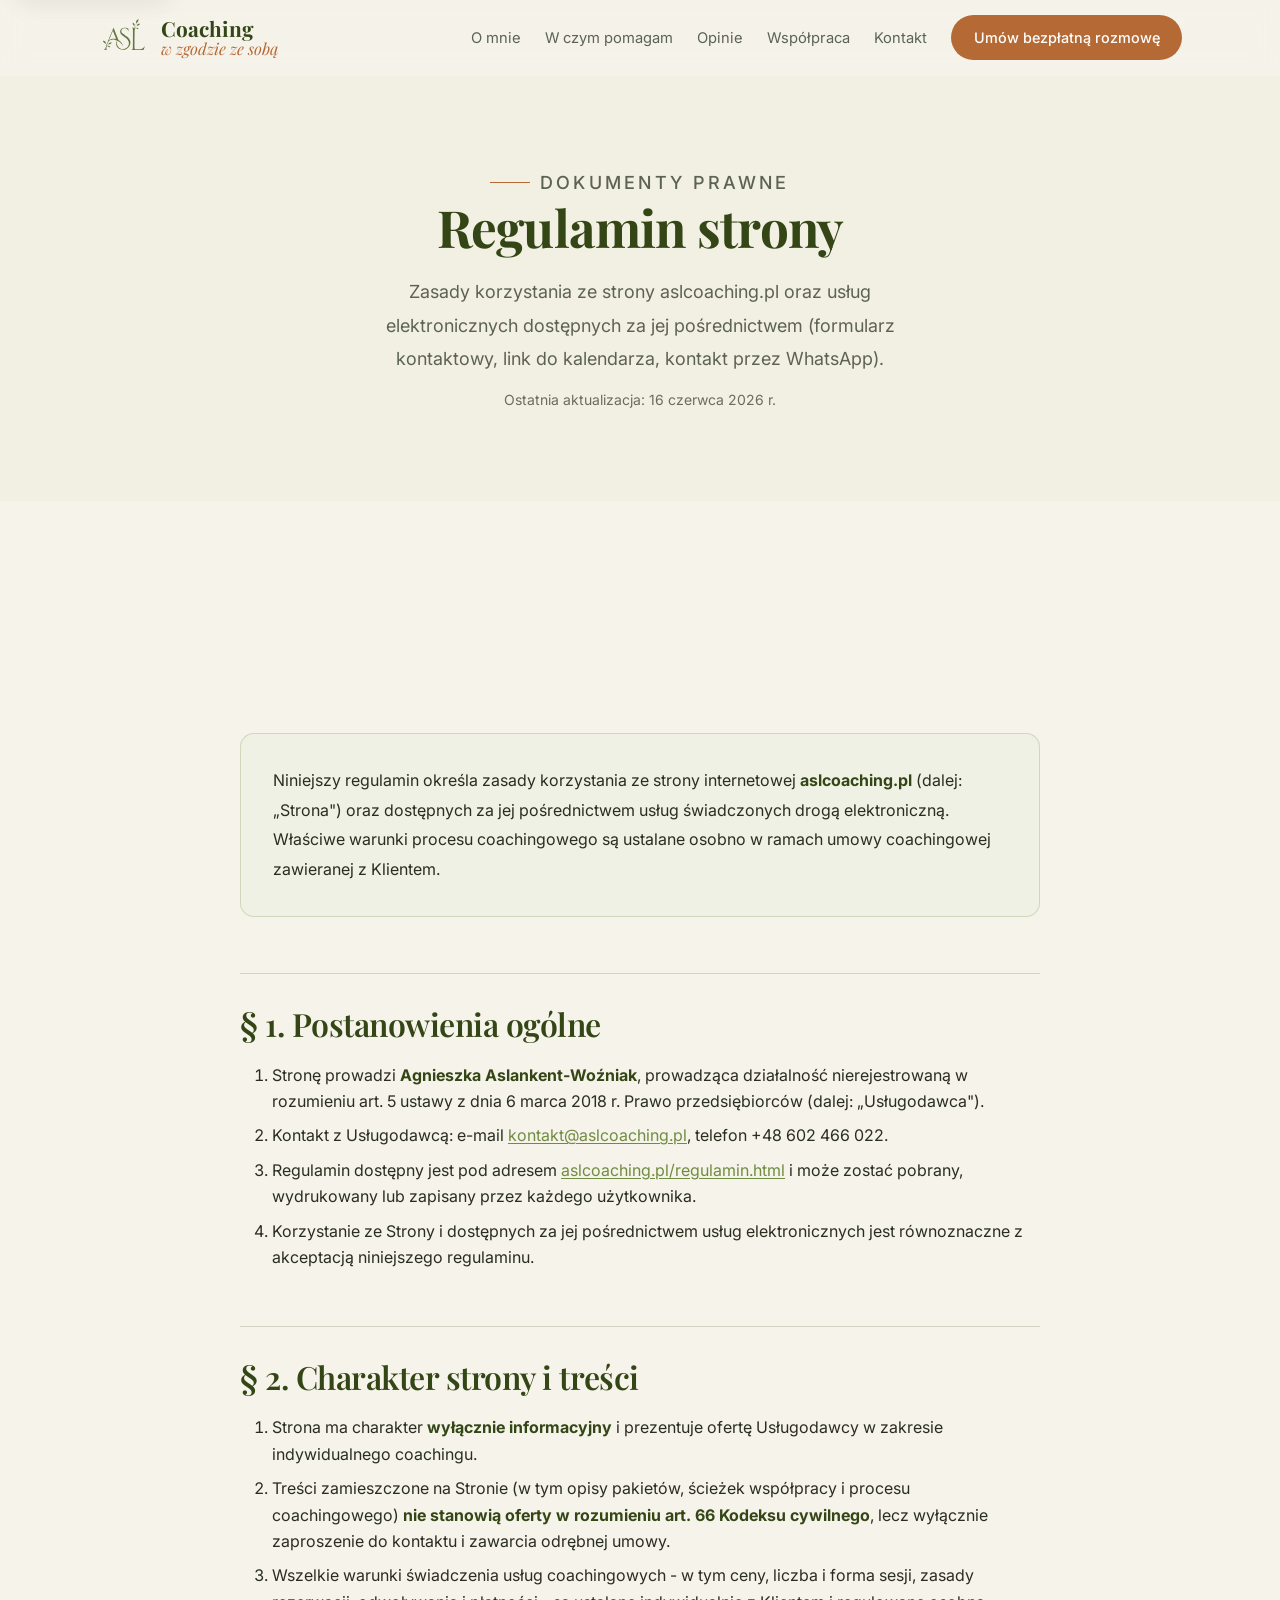
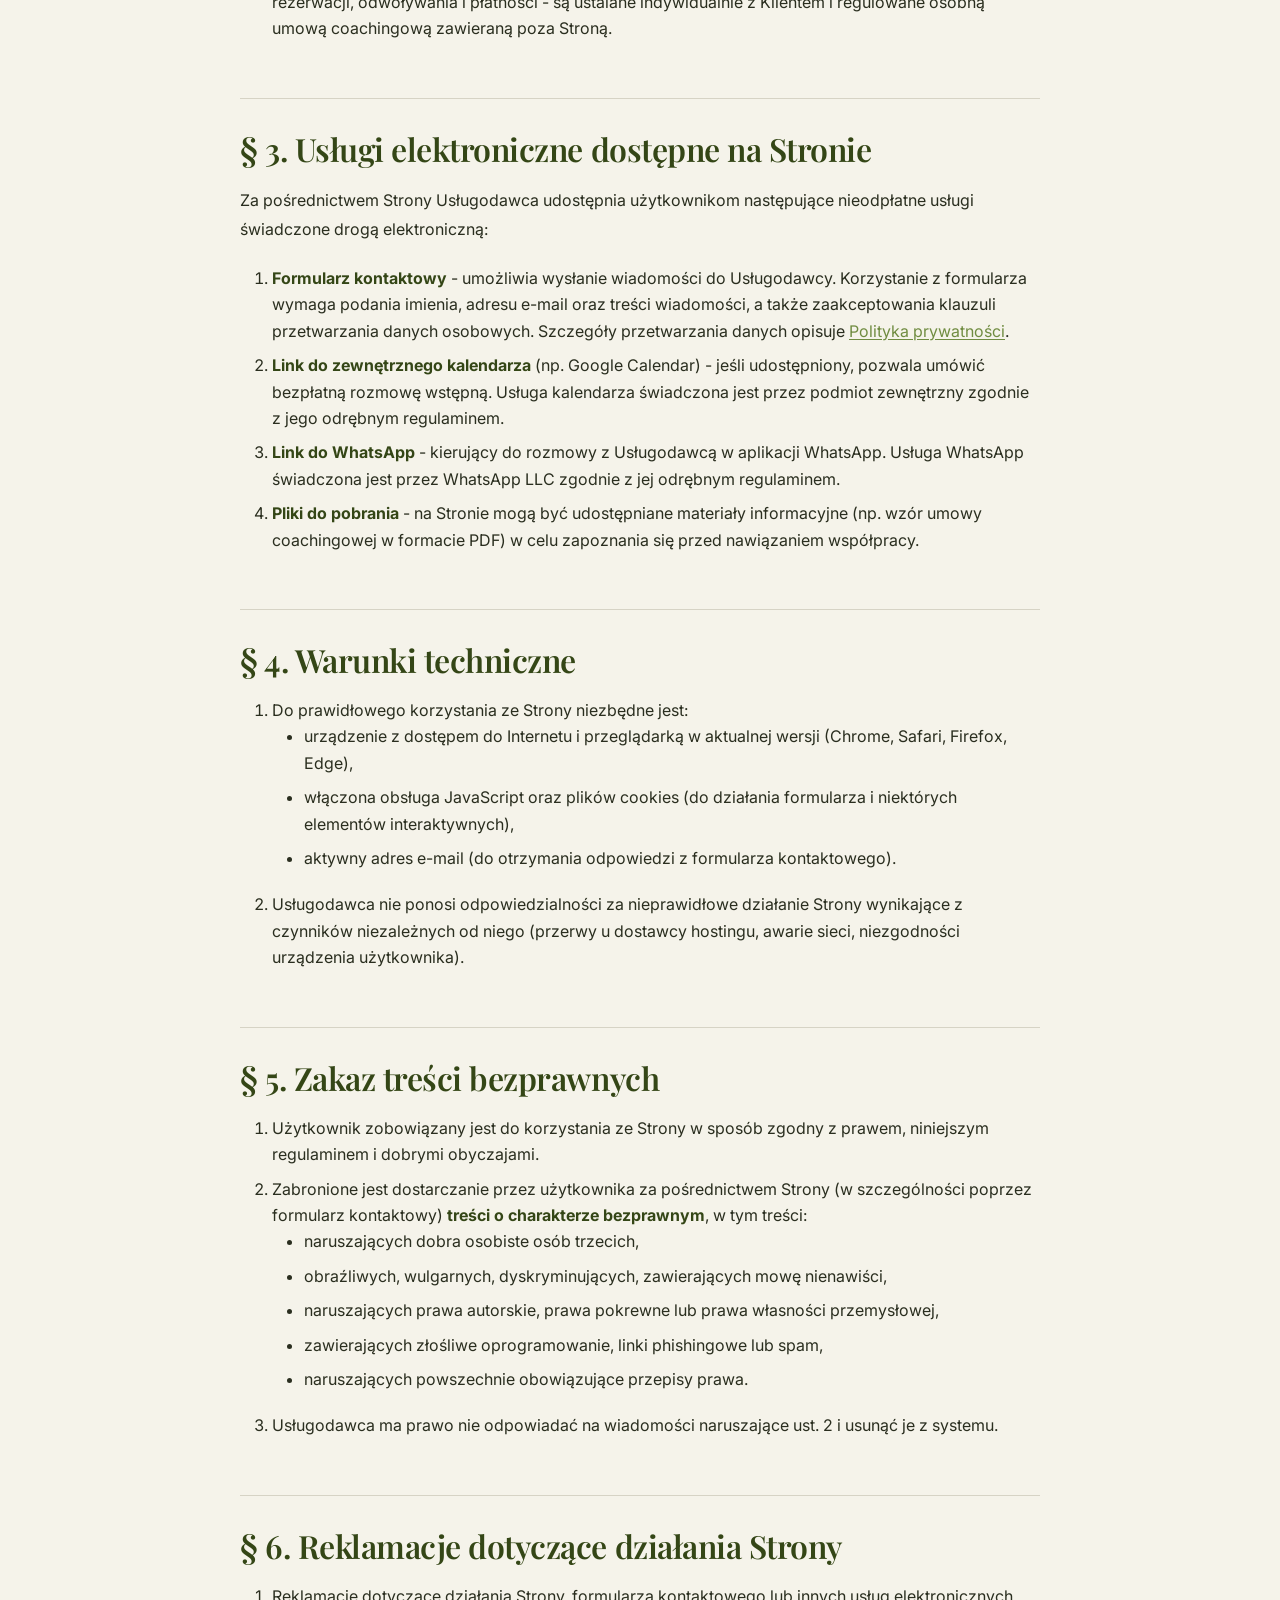
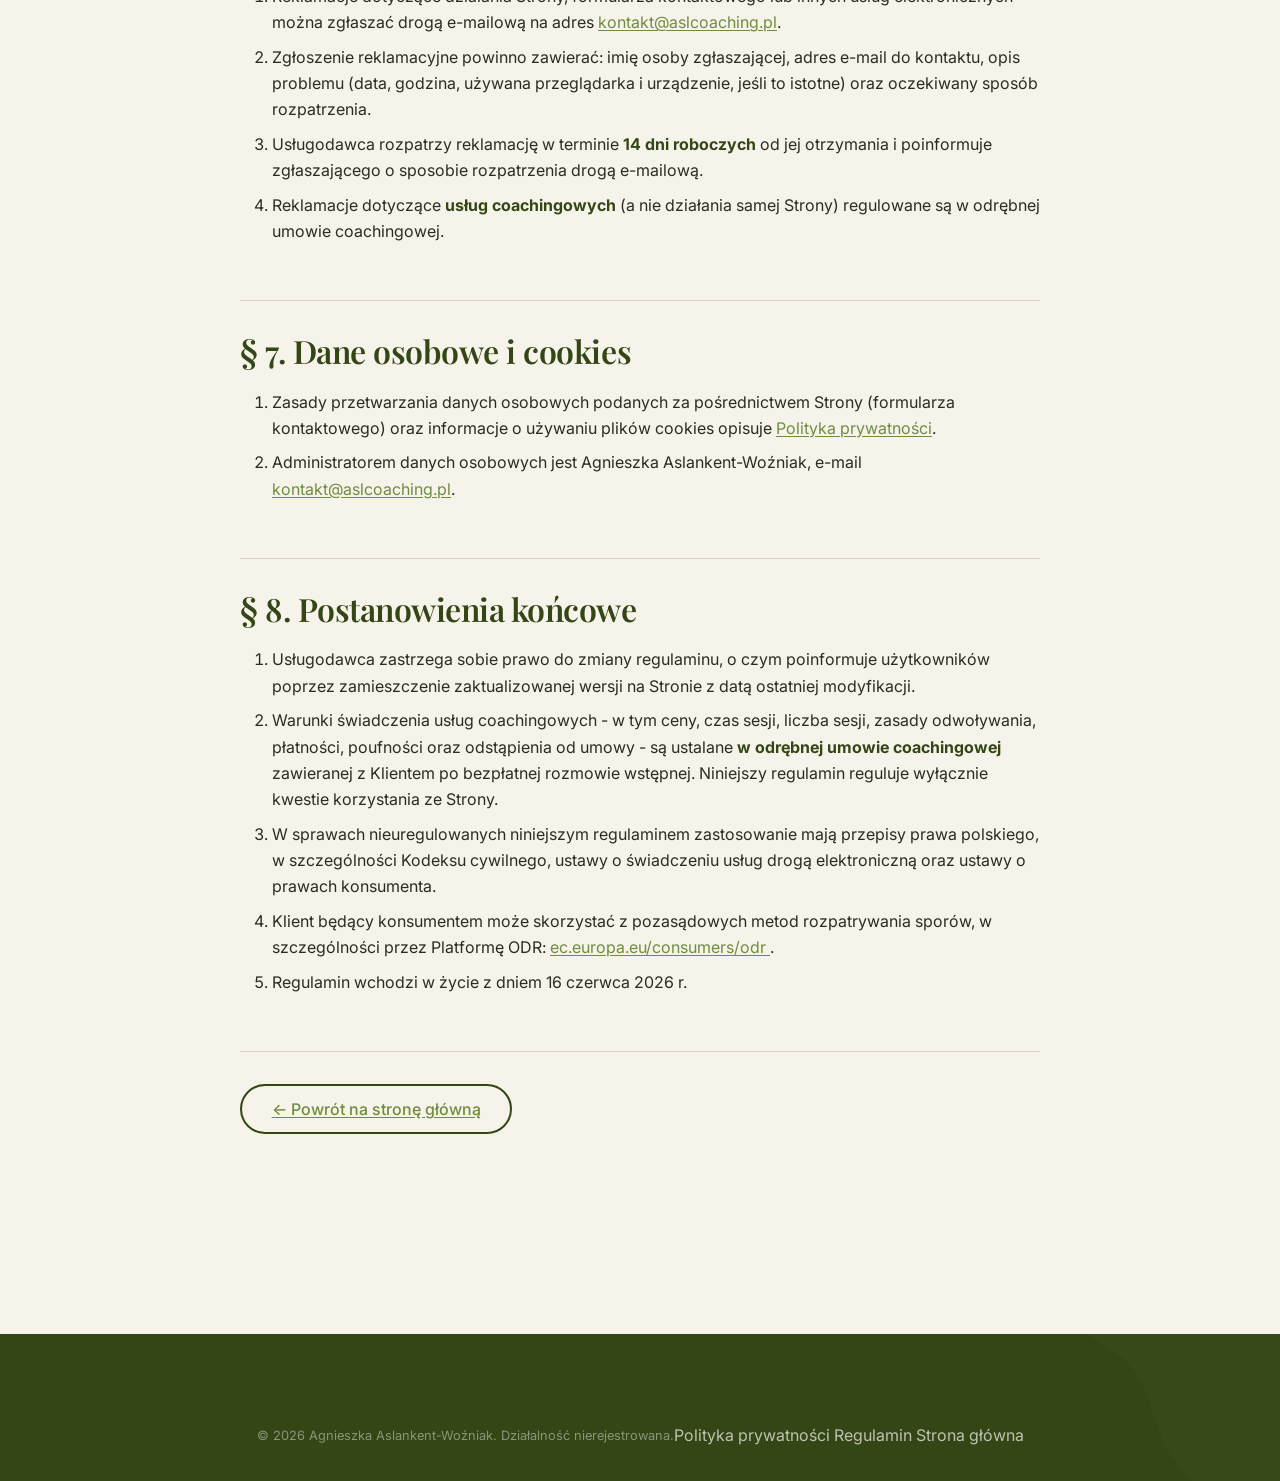
<file: regulamin.html>
<!DOCTYPE html>
<html lang="pl">
<head>
  <meta charset="UTF-8" />
  <meta name="viewport" content="width=device-width, initial-scale=1.0" />

  <!-- Google Tag Manager -->
  <script>(function(w,d,s,l,i){w[l]=w[l]||[];w[l].push({'gtm.start':
  new Date().getTime(),event:'gtm.js'});var f=d.getElementsByTagName(s)[0],
  j=d.createElement(s),dl=l!='dataLayer'?'&l='+l:'';j.async=true;j.src=
  'https://www.googletagmanager.com/gtm.js?id='+i+dl;f.parentNode.insertBefore(j,f);
  })(window,document,'script','dataLayer','GTM-PV4JNNXV');</script>
  <!-- End Google Tag Manager -->

  <meta name="description" content="Regulamin strony aslcoaching.pl - zasady korzystania z formularza kontaktowego, linków do kalendarza i kontaktu przez WhatsApp." />
  <meta name="robots" content="noindex, follow" />
  <meta name="theme-color" content="#344616" />
  <link rel="canonical" href="https://aslcoaching.pl/regulamin.html" />
  <title>Regulamin strony | aslcoaching.pl</title>
  <link rel="preconnect" href="https://fonts.googleapis.com" />
  <link rel="preconnect" href="https://fonts.gstatic.com" crossorigin />
  <link href="https://fonts.googleapis.com/css2?family=Allura&family=Inter:wght@300;400;500;600&family=Playfair+Display:ital,wght@0,400;0,500;0,600;0,700;1,400;1,600&display=swap" rel="stylesheet" />
  <link rel="stylesheet" href="css/style.css" />
</head>
<body>

  <!-- Google Tag Manager (noscript) -->
  <noscript><iframe src="https://www.googletagmanager.com/ns.html?id=GTM-PV4JNNXV"
  height="0" width="0" style="display:none;visibility:hidden"></iframe></noscript>
  <!-- End Google Tag Manager (noscript) -->

  <a href="#main-content" class="skip-link">Przejdź do treści</a>

  <!-- Nawigacja -->
  <header>
    <nav class="site-nav scrolled" role="navigation" aria-label="Nawigacja główna">
      <div class="nav-inner">
        <a href="index.html" class="nav-logo" aria-label="Strona główna">
          <img src="img/logo-asl-mark.svg" alt="" class="nav-logo-mark" aria-hidden="true" />
          <span class="nav-logo-text">Coaching<em>w zgodzie ze sobą</em></span>
        </a>
        <ul class="nav-links" role="list">
          <li><a href="index.html#o-mnie">O mnie</a></li>
          <li><a href="index.html#w-czym-pomagam">W czym pomagam</a></li>
          <li><a href="index.html#opinie">Opinie</a></li>
          <li><a href="index.html#pakiety">Współpraca</a></li>
          <li><a href="index.html#kontakt">Kontakt</a></li>
          <li><a href="index.html#kontakt" class="nav-cta">Umów bezpłatną rozmowę</a></li>
        </ul>
        <button class="nav-hamburger" aria-label="Otwórz menu" aria-expanded="false" aria-controls="mobile-nav-reg">
          <span></span><span></span><span></span>
        </button>
      </div>
    </nav>
    <nav id="mobile-nav-reg" class="nav-mobile" aria-label="Nawigacja mobilna">
      <a href="index.html#o-mnie">O mnie</a>
      <a href="index.html#w-czym-pomagam">W czym pomagam</a>
      <a href="index.html#opinie">Opinie</a>
      <a href="index.html#pakiety">Współpraca</a>
      <a href="index.html#kontakt">Kontakt</a>
      <a href="index.html#kontakt" class="nav-cta">Umów bezpłatną rozmowę</a>
    </nav>
  </header>

  <main id="main-content">

    <!-- Hero podstrony -->
    <div class="subpage-hero">
      <div class="container">
        <p class="section-label" style="justify-content:center;">Dokumenty prawne</p>
        <h1>Regulamin strony</h1>
        <p>
          Zasady korzystania ze strony aslcoaching.pl oraz usług elektronicznych
          dostępnych za jej pośrednictwem (formularz kontaktowy, link do kalendarza,
          kontakt przez WhatsApp).
        </p>
        <p style="margin-top:var(--space-sm);font-size:var(--size-body-sm);color:var(--color-text-light);">
          Ostatnia aktualizacja: 16 czerwca 2026 r.
        </p>
      </div>
    </div>

    <!-- Treść -->
    <section style="background:var(--color-bg);">
      <div class="container">
        <div class="legal-content">

          <div class="highlight-box">
            <p style="margin-bottom:0;">
              Niniejszy regulamin określa zasady korzystania ze strony internetowej
              <strong>aslcoaching.pl</strong> (dalej: „Strona") oraz dostępnych za jej
              pośrednictwem usług świadczonych drogą elektroniczną. Właściwe warunki
              procesu coachingowego są ustalane osobno w ramach umowy coachingowej
              zawieranej z Klientem.
            </p>
          </div>

          <h2>§ 1. Postanowienia ogólne</h2>
          <ol>
            <li>
              Stronę prowadzi <strong>Agnieszka Aslankent-Woźniak</strong>, prowadząca
              działalność nierejestrowaną w rozumieniu art. 5 ustawy z dnia 6 marca 2018 r.
              Prawo przedsiębiorców (dalej: „Usługodawca").
            </li>
            <li>
              Kontakt z Usługodawcą: e-mail
              <a href="mailto:kontakt@aslcoaching.pl">kontakt@aslcoaching.pl</a>,
              telefon +48 602 466 022.
            </li>
            <li>
              Regulamin dostępny jest pod adresem
              <a href="https://aslcoaching.pl/regulamin.html">aslcoaching.pl/regulamin.html</a>
              i może zostać pobrany, wydrukowany lub zapisany przez każdego użytkownika.
            </li>
            <li>
              Korzystanie ze Strony i dostępnych za jej pośrednictwem usług elektronicznych
              jest równoznaczne z akceptacją niniejszego regulaminu.
            </li>
          </ol>

          <h2>§ 2. Charakter strony i treści</h2>
          <ol>
            <li>
              Strona ma charakter <strong>wyłącznie informacyjny</strong> i prezentuje
              ofertę Usługodawcy w zakresie indywidualnego coachingu.
            </li>
            <li>
              Treści zamieszczone na Stronie (w tym opisy pakietów, ścieżek współpracy
              i procesu coachingowego) <strong>nie stanowią oferty w rozumieniu
              art. 66 Kodeksu cywilnego</strong>, lecz wyłącznie zaproszenie do kontaktu
              i zawarcia odrębnej umowy.
            </li>
            <li>
              Wszelkie warunki świadczenia usług coachingowych - w tym ceny, liczba
              i forma sesji, zasady rezerwacji, odwoływania i płatności - są ustalane
              indywidualnie z Klientem i regulowane osobną umową coachingową
              zawieraną poza Stroną.
            </li>
          </ol>

          <h2>§ 3. Usługi elektroniczne dostępne na Stronie</h2>
          <p>
            Za pośrednictwem Strony Usługodawca udostępnia użytkownikom następujące
            nieodpłatne usługi świadczone drogą elektroniczną:
          </p>
          <ol>
            <li>
              <strong>Formularz kontaktowy</strong> - umożliwia wysłanie wiadomości do
              Usługodawcy. Korzystanie z formularza wymaga podania imienia, adresu e-mail
              oraz treści wiadomości, a także zaakceptowania klauzuli przetwarzania
              danych osobowych. Szczegóły przetwarzania danych opisuje
              <a href="polityka-prywatnosci.html">Polityka prywatności</a>.
            </li>
            <li>
              <strong>Link do zewnętrznego kalendarza</strong> (np. Google Calendar) -
              jeśli udostępniony, pozwala umówić bezpłatną rozmowę wstępną. Usługa
              kalendarza świadczona jest przez podmiot zewnętrzny zgodnie z jego
              odrębnym regulaminem.
            </li>
            <li>
              <strong>Link do WhatsApp</strong> - kierujący do rozmowy z Usługodawcą
              w aplikacji WhatsApp. Usługa WhatsApp świadczona jest przez WhatsApp LLC
              zgodnie z jej odrębnym regulaminem.
            </li>
            <li>
              <strong>Pliki do pobrania</strong> - na Stronie mogą być udostępniane
              materiały informacyjne (np. wzór umowy coachingowej w formacie PDF)
              w celu zapoznania się przed nawiązaniem współpracy.
            </li>
          </ol>

          <h2>§ 4. Warunki techniczne</h2>
          <ol>
            <li>
              Do prawidłowego korzystania ze Strony niezbędne jest:
              <ul>
                <li>urządzenie z dostępem do Internetu i przeglądarką w aktualnej wersji
                  (Chrome, Safari, Firefox, Edge),</li>
                <li>włączona obsługa JavaScript oraz plików cookies (do działania
                  formularza i niektórych elementów interaktywnych),</li>
                <li>aktywny adres e-mail (do otrzymania odpowiedzi z formularza
                  kontaktowego).</li>
              </ul>
            </li>
            <li>
              Usługodawca nie ponosi odpowiedzialności za nieprawidłowe działanie Strony
              wynikające z czynników niezależnych od niego (przerwy u dostawcy hostingu,
              awarie sieci, niezgodności urządzenia użytkownika).
            </li>
          </ol>

          <h2>§ 5. Zakaz treści bezprawnych</h2>
          <ol>
            <li>
              Użytkownik zobowiązany jest do korzystania ze Strony w sposób zgodny
              z prawem, niniejszym regulaminem i dobrymi obyczajami.
            </li>
            <li>
              Zabronione jest dostarczanie przez użytkownika za pośrednictwem Strony
              (w szczególności poprzez formularz kontaktowy) <strong>treści o charakterze
              bezprawnym</strong>, w tym treści:
              <ul>
                <li>naruszających dobra osobiste osób trzecich,</li>
                <li>obraźliwych, wulgarnych, dyskryminujących, zawierających mowę nienawiści,</li>
                <li>naruszających prawa autorskie, prawa pokrewne lub prawa własności
                  przemysłowej,</li>
                <li>zawierających złośliwe oprogramowanie, linki phishingowe lub spam,</li>
                <li>naruszających powszechnie obowiązujące przepisy prawa.</li>
              </ul>
            </li>
            <li>
              Usługodawca ma prawo nie odpowiadać na wiadomości naruszające ust. 2
              i usunąć je z systemu.
            </li>
          </ol>

          <h2>§ 6. Reklamacje dotyczące działania Strony</h2>
          <ol>
            <li>
              Reklamacje dotyczące działania Strony, formularza kontaktowego lub innych
              usług elektronicznych można zgłaszać drogą e-mailową na adres
              <a href="mailto:kontakt@aslcoaching.pl">kontakt@aslcoaching.pl</a>.
            </li>
            <li>
              Zgłoszenie reklamacyjne powinno zawierać: imię osoby zgłaszającej,
              adres e-mail do kontaktu, opis problemu (data, godzina, używana przeglądarka
              i urządzenie, jeśli to istotne) oraz oczekiwany sposób rozpatrzenia.
            </li>
            <li>
              Usługodawca rozpatrzy reklamację w terminie <strong>14 dni roboczych</strong>
              od jej otrzymania i poinformuje zgłaszającego o sposobie rozpatrzenia
              drogą e-mailową.
            </li>
            <li>
              Reklamacje dotyczące <strong>usług coachingowych</strong> (a nie działania
              samej Strony) regulowane są w odrębnej umowie coachingowej.
            </li>
          </ol>

          <h2>§ 7. Dane osobowe i cookies</h2>
          <ol>
            <li>
              Zasady przetwarzania danych osobowych podanych za pośrednictwem Strony
              (formularza kontaktowego) oraz informacje o używaniu plików cookies opisuje
              <a href="polityka-prywatnosci.html">Polityka prywatności</a>.
            </li>
            <li>
              Administratorem danych osobowych jest Agnieszka Aslankent-Woźniak,
              e-mail <a href="mailto:kontakt@aslcoaching.pl">kontakt@aslcoaching.pl</a>.
            </li>
          </ol>

          <h2>§ 8. Postanowienia końcowe</h2>
          <ol>
            <li>
              Usługodawca zastrzega sobie prawo do zmiany regulaminu, o czym poinformuje
              użytkowników poprzez zamieszczenie zaktualizowanej wersji na Stronie
              z datą ostatniej modyfikacji.
            </li>
            <li>
              Warunki świadczenia usług coachingowych - w tym ceny, czas sesji, liczba
              sesji, zasady odwoływania, płatności, poufności oraz odstąpienia od umowy -
              są ustalane <strong>w odrębnej umowie coachingowej</strong> zawieranej z Klientem
              po bezpłatnej rozmowie wstępnej. Niniejszy regulamin reguluje wyłącznie
              kwestie korzystania ze Strony.
            </li>
            <li>
              W sprawach nieuregulowanych niniejszym regulaminem zastosowanie mają przepisy
              prawa polskiego, w szczególności Kodeksu cywilnego, ustawy o świadczeniu
              usług drogą elektroniczną oraz ustawy o prawach konsumenta.
            </li>
            <li>
              Klient będący konsumentem może skorzystać z pozasądowych metod rozpatrywania
              sporów, w szczególności przez Platformę ODR:
              <a href="http://ec.europa.eu/consumers/odr" target="_blank" rel="noopener">
                ec.europa.eu/consumers/odr
              </a>.
            </li>
            <li>
              Regulamin wchodzi w życie z dniem 16 czerwca 2026 r.
            </li>
          </ol>

          <div style="margin-top:var(--space-xl);padding-top:var(--space-lg);border-top:1px solid var(--color-border);">
            <a href="index.html" class="btn btn-secondary">
              ← Powrót na stronę główną
            </a>
          </div>

        </div>
      </div>
    </section>

  </main>

  <!-- Footer -->
  <footer class="site-footer" role="contentinfo">
    <div class="container">
      <div class="footer-bottom" style="border-top:none;padding-top:0;">
        <p>© <span id="year"></span> Agnieszka Aslankent-Woźniak. Działalność nierejestrowana.</p>
        <nav class="footer-legal" aria-label="Linki prawne">
          <a href="polityka-prywatnosci.html">Polityka prywatności</a>
          <a href="regulamin.html" aria-current="page">Regulamin</a>
          <a href="index.html">Strona główna</a>
        </nav>
      </div>
    </div>
  </footer>

  <script src="js/main.js"></script>
  <script>
    document.getElementById('year').textContent = new Date().getFullYear();
  </script>
</body>
</html>
</file>
<file: css/style.css>
/* ================================================================
   AGNIESZKA ASLANKENT-WOŹNIAK — Coaching w zgodzie ze sobą
   Refactor wg uwag klientki (czerwiec 2026)
   Paleta: Herbal Green / Moss / Deep Moss / Burnt Terracotta / Soft Ivory
   Fonty: Playfair Display + Inter + Allura (akcent)
   ================================================================ */

/* ----------------------------------------------------------------
   1. ZMIENNE CSS — DESIGN TOKENS
   ---------------------------------------------------------------- */
:root {
  --color-primary:        #708C41;
  --color-primary-dark:   #344616;
  --color-primary-mid:    #657840;
  --color-primary-light:  #98AE6F;
  --color-primary-ultra:  #EEF1E4;

  --color-accent:         #B56934;
  --color-accent-dark:    #8E4F22;
  --color-accent-light:   #D89368;
  --color-accent-ultra:   #F7EDE3;

  --color-ivory:          #E3E1D7;
  --color-bg:             #F5F3EA;
  --color-bg-alt:         #EBE9DD;
  --color-bg-dark:        #344616;
  --color-bg-hero:        #F2EFE3;

  --color-text:           #2A2E1F;
  --color-text-muted:     #5C6353;
  --color-text-light:     #6A6D5E;
  --color-white:          #FFFFFF;
  --color-border:         #D6D3C5;
  --color-border-dark:    #B8B4A1;

  --font-heading: 'Playfair Display', Georgia, 'Times New Roman', serif;
  --font-body:    'Inter', -apple-system, BlinkMacSystemFont, 'Segoe UI', sans-serif;
  --font-script:  'Allura', 'Brush Script MT', cursive;

  --size-h1:       clamp(3rem, 7vw, 6rem);
  --size-h2:       clamp(2rem, 4vw, 3.25rem);
  --size-h3:       clamp(1.35rem, 2.2vw, 1.85rem);
  --size-h4:       clamp(1.1rem, 1.6vw, 1.45rem);
  --size-body-lg:  1.125rem;
  --size-body:     1rem;
  --size-body-sm:  0.875rem;
  --size-label:    0.78rem;

  --line-height-heading: 1.1;
  --line-height-body:    1.65;
  --line-height-loose:   1.85;

  --space-xs:   0.375rem;
  --space-sm:   0.75rem;
  --space-md:   1.25rem;
  --space-lg:   2rem;
  --space-xl:   3.5rem;
  --space-2xl:  5.5rem;
  --space-3xl:  7rem;       /* desktop section gap ≈ 112px */

  --container-max: 1180px;
  --container-pad: clamp(1.25rem, 5vw, 3rem);

  --radius-sm:   0.5rem;
  --radius-md:   0.875rem;
  --radius-lg:   1.5rem;
  --radius-xl:   2.5rem;
  --radius-full: 9999px;

  --shadow-sm:  0 2px 10px rgba(52, 70, 22, .06);
  --shadow-md:  0 6px 24px rgba(52, 70, 22, .09);
  --shadow-lg:  0 16px 48px rgba(52, 70, 22, .13);
  --shadow-card: 0 4px 20px rgba(52, 70, 22, .07);

  --ease-smooth:  cubic-bezier(.25, .46, .45, .94);
  --ease-bounce:  cubic-bezier(.34, 1.56, .64, 1);
  --dur-fast:   160ms;
  --dur-normal: 300ms;
  --dur-slow:   500ms;

  --nav-height: 76px;
  --sticky-cta-h: 0px;   /* uzupełniane przez JS gdy widoczne */
}


/* ----------------------------------------------------------------
   2. RESET & BASE
   ---------------------------------------------------------------- */
*, *::before, *::after {
  box-sizing: border-box;
  margin: 0;
  padding: 0;
}

html {
  scroll-behavior: smooth;
  scroll-padding-top: calc(var(--nav-height) + 1.5rem);
  -webkit-text-size-adjust: 100%;
  font-size: 16px;
}

body {
  font-family: var(--font-body);
  font-size: var(--size-body);
  line-height: var(--line-height-body);
  color: var(--color-text);
  background-color: var(--color-bg);
  /* Nowa papierowa tekstura 4K upscale — jednolite tło na całej stronie,
     bez kafelków, fixed dla efektu ciągłego pod scrollem */
  background-image: url('../img/bg-hero-paper.jpg');
  background-size: cover;
  background-position: center;
  background-repeat: no-repeat;
  background-attachment: fixed;
  overflow-x: hidden;
  -webkit-font-smoothing: antialiased;
  -moz-osx-font-smoothing: grayscale;
}

img { display: block; max-width: 100%; height: auto; }
a   { color: inherit; text-decoration: none; }
ul, ol { list-style: none; }
button { cursor: pointer; font-family: inherit; }
input, textarea, select { font-family: inherit; }

.visually-hidden {
  position: absolute;
  width: 1px; height: 1px;
  padding: 0; margin: -1px;
  overflow: hidden; clip: rect(0,0,0,0);
  white-space: nowrap; border: 0;
}


/* ----------------------------------------------------------------
   3. TYPOGRAFIA
   ---------------------------------------------------------------- */
h1, h2, h3, h4, h5 {
  font-family: var(--font-heading);
  font-weight: 600;
  line-height: var(--line-height-heading);
  color: var(--color-primary-dark);
  letter-spacing: -0.015em;
}
h1 { font-size: var(--size-h1); font-weight: 700; }
h2 { font-size: var(--size-h2); }
h3 { font-size: var(--size-h3); }
h4 { font-size: var(--size-h4); }

p {
  font-size: var(--size-body);
  line-height: var(--line-height-loose);
  color: var(--color-text);
}

.lead {
  font-size: var(--size-body-lg);
  line-height: var(--line-height-loose);
  color: var(--color-text-muted);
}

.section-label {
  display: inline-flex;
  align-items: center;
  gap: 0.6rem;
  font-family: var(--font-body);
  font-size: var(--size-label);
  font-weight: 500;
  letter-spacing: 0.18em;
  text-transform: uppercase;
  color: var(--color-accent);
  margin-bottom: var(--space-md);
}
.section-label::before {
  content: '';
  display: inline-block;
  width: 2.5rem;
  height: 1.5px;
  background: var(--color-accent);
}


/* ----------------------------------------------------------------
   4. LAYOUT — CONTAINER & SECTION
   ---------------------------------------------------------------- */
.container {
  width: 100%;
  max-width: var(--container-max);
  margin-inline: auto;
  padding-inline: var(--container-pad);
}

section {
  padding-block: var(--space-3xl);   /* ~112px desktop */
  position: relative;
}

.section-header {
  text-align: center;
  margin-bottom: var(--space-xl);
}
.section-header .section-label {
  justify-content: center;
}
.section-header h2 {
  max-width: 720px;
  margin-inline: auto;
}
.section-header p {
  margin-top: var(--space-md);
  max-width: 620px;
  margin-inline: auto;
  color: var(--color-text-muted);
  font-size: var(--size-body-lg);
}

.section-cta {
  margin-top: var(--space-xl);
  text-align: center;
}
.section-cta .cta-prefix {
  margin-bottom: var(--space-md);
  color: var(--color-text-muted);
  font-style: italic;
  font-family: var(--font-heading);
  font-size: 1.1rem;
}


/* ----------------------------------------------------------------
   5. NAWIGACJA — 5 pozycji + 1 CTA
   ---------------------------------------------------------------- */
.site-nav {
  position: fixed;
  top: 0;
  left: 0;
  right: 0;
  z-index: 100;
  height: var(--nav-height);
  display: flex;
  align-items: center;
  background: rgba(245, 243, 234, .94);
  backdrop-filter: blur(12px);
  -webkit-backdrop-filter: blur(12px);
  border-bottom: 1px solid transparent;
  transition: border-color var(--dur-normal) var(--ease-smooth),
              box-shadow var(--dur-normal) var(--ease-smooth);
}
.site-nav.scrolled {
  border-color: var(--color-border);
  box-shadow: var(--shadow-sm);
}

.nav-inner {
  display: flex;
  align-items: center;
  justify-content: space-between;
  width: 100%;
  max-width: var(--container-max);
  margin-inline: auto;
  padding-inline: var(--container-pad);
  gap: var(--space-md);
}

.nav-logo {
  display: inline-flex;
  align-items: center;
  gap: 0.7rem;
  font-family: var(--font-heading);
  font-size: 1.3rem;
  font-weight: 700;
  color: var(--color-primary-dark);
  line-height: 1.1;
  transition: opacity var(--dur-fast);
}
.nav-logo-mark {
  width: 52px;
  height: 52px;
  object-fit: contain;
  flex-shrink: 0;
}
.nav-logo-text {
  display: inline-block;
  white-space: nowrap;
}
.nav-logo em {
  display: block;
  font-style: italic;
  font-weight: 400;
  font-size: 0.78em;
  color: var(--color-accent);
  margin-top: 0.05rem;
}
.nav-logo:hover { opacity: 0.85; }

.nav-links {
  display: flex;
  align-items: center;
  gap: 1.5rem;
}
.nav-links a {
  font-size: 0.92rem;
  font-weight: 400;
  color: var(--color-text-muted);
  white-space: nowrap;
  transition: color var(--dur-fast);
  position: relative;
}
.nav-links a::after {
  content: '';
  position: absolute;
  bottom: -3px;
  left: 0;
  right: 0;
  height: 1.5px;
  background: var(--color-accent);
  transform: scaleX(0);
  transition: transform var(--dur-normal) var(--ease-smooth);
}
.nav-links a:hover,
.nav-links a.active { color: var(--color-primary-dark); }
.nav-links a:hover::after,
.nav-links a.active::after { transform: scaleX(1); }

.nav-cta {
  background: var(--color-accent) !important;
  color: var(--color-white) !important;
  padding: 0.65rem 1.4rem;
  border-radius: var(--radius-full);
  font-weight: 500 !important;
  font-size: 0.9rem !important;
  display: inline-block;
  transition: background var(--dur-fast), transform var(--dur-fast) !important;
}
.nav-cta::after { display: none !important; }
.nav-cta:hover {
  background: var(--color-accent-dark) !important;
  transform: translateY(-1px) !important;
  color: var(--color-white) !important;
}

.nav-hamburger {
  display: none;
  flex-direction: column;
  justify-content: space-between;
  width: 28px;
  height: 20px;
  min-width: 44px;
  min-height: 44px;
  padding: 12px 8px;
  background: none;
  border: none;
  cursor: pointer;
}
.nav-hamburger span {
  display: block;
  width: 100%;
  height: 2px;
  background: var(--color-primary-dark);
  border-radius: 2px;
  transition: transform var(--dur-normal) var(--ease-smooth),
              opacity var(--dur-normal);
}
.nav-hamburger[aria-expanded="true"] span:nth-child(1) {
  transform: translateY(8px) rotate(45deg);
}
.nav-hamburger[aria-expanded="true"] span:nth-child(2) { opacity: 0; }
.nav-hamburger[aria-expanded="true"] span:nth-child(3) {
  transform: translateY(-8px) rotate(-45deg);
}

.nav-mobile {
  display: none;
  position: fixed;
  top: var(--nav-height);
  left: 0;
  right: 0;
  background: var(--color-bg);
  padding: var(--space-lg) var(--container-pad) var(--space-xl);
  border-bottom: 1px solid var(--color-border);
  box-shadow: var(--shadow-md);
  z-index: 99;
  flex-direction: column;
  gap: var(--space-md);
  transform: translateY(-1rem);
  opacity: 0;
  transition: transform var(--dur-normal) var(--ease-smooth),
              opacity var(--dur-normal);
  max-height: calc(100vh - var(--nav-height));
  overflow-y: auto;
}
.nav-mobile.open {
  display: flex;
  transform: translateY(0);
  opacity: 1;
}
.nav-mobile a {
  font-size: 1.05rem;
  font-weight: 400;
  color: var(--color-text);
  padding: 0.85rem 0;
  min-height: 44px;
  display: flex;
  align-items: center;
  border-bottom: 1px solid var(--color-border);
  transition: color var(--dur-fast);
}
.nav-mobile a:last-child { border-bottom: none; }
.nav-mobile a:hover { color: var(--color-accent); }
.nav-mobile .nav-cta {
  display: inline-flex;
  justify-content: center;
  margin-top: var(--space-sm);
  padding: 0.95rem 1.5rem;
  font-size: 1rem !important;
  border-bottom: none !important;
}


/* ----------------------------------------------------------------
   6. PRZYCISKI
   ---------------------------------------------------------------- */
.btn {
  display: inline-flex;
  align-items: center;
  justify-content: center;
  gap: 0.55rem;
  font-family: var(--font-body);
  font-size: var(--size-body);
  font-weight: 500;
  line-height: 1;
  padding: 0.95rem 1.85rem;
  min-height: 44px;
  border-radius: var(--radius-full);
  border: 2px solid transparent;
  cursor: pointer;
  text-decoration: none;
  transition: background var(--dur-normal) var(--ease-smooth),
              color var(--dur-normal),
              border-color var(--dur-normal),
              transform var(--dur-fast) var(--ease-bounce),
              box-shadow var(--dur-normal);
}
.btn:hover { transform: translateY(-2px); }
.btn:active { transform: translateY(0); }

.btn-primary {
  background: var(--color-accent);
  color: var(--color-white);
  border-color: var(--color-accent);
}
.btn-primary:hover {
  background: var(--color-accent-dark);
  border-color: var(--color-accent-dark);
  color: var(--color-white);
  box-shadow: 0 8px 24px rgba(181, 105, 52, .35);
}

.btn-secondary {
  background: transparent;
  color: var(--color-primary-dark);
  border-color: var(--color-primary-dark);
}
.btn-secondary:hover {
  background: var(--color-primary-dark);
  color: var(--color-white);
}

.btn-lg {
  padding: 1.05rem 2.4rem;
  font-size: 1.02rem;
}
.btn-block {
  display: flex;
  width: 100%;
}
.btn svg {
  width: 1.1em;
  height: 1.1em;
  flex-shrink: 0;
}


/* ----------------------------------------------------------------
   7. HERO — bez logo, "Coaching" duże + "w zgodzie ze sobą" mniejsze
   ---------------------------------------------------------------- */
.hero {
  /* Brak min-height — sekcja przyjmuje wysokość treści */
  padding-top: calc(var(--nav-height) + var(--space-xl));
  padding-bottom: var(--space-2xl);
  display: flex;
  align-items: center;
  /* Tło dziedziczone z body (bg-19.png — jednolite z resztą strony) */
  background-color: transparent;
  position: relative;
  overflow: hidden;
}
/* Dwie subtelne plamki — bez dominujących motywów roślinnych */
.hero::before {
  content: '';
  position: absolute;
  top: -8%;
  right: -6%;
  width: clamp(220px, 28vw, 420px);
  aspect-ratio: 1;
  background-image: url('../img/blob-moss-green.png');
  background-size: contain;
  background-repeat: no-repeat;
  opacity: 0.18;
  pointer-events: none;
  z-index: 0;
}
.hero::after {
  content: '';
  position: absolute;
  bottom: -8%;
  left: -6%;
  width: clamp(180px, 22vw, 340px);
  aspect-ratio: 1;
  background-image: url('../img/blob-terracotta.png');
  background-size: contain;
  background-repeat: no-repeat;
  opacity: 0.14;
  pointer-events: none;
  z-index: 0;
}

.hero-inner {
  position: relative;
  z-index: 1;
  width: 100%;
  display: grid;
  grid-template-columns: minmax(0, 1.15fr) minmax(0, 0.85fr);
  gap: var(--space-2xl);
  align-items: center;
}
.hero-content { max-width: 640px; }

/* ===== Zdjęcie Agnieszki po prawej (tylko desktop) ===== */
.hero-photo {
  position: relative;
  justify-self: end;
  width: clamp(280px, 32vw, 420px);
  aspect-ratio: 3/4;
  animation: heroPhotoIn .9s var(--ease-smooth) .2s both;
}
.hero-photo-img {
  width: 100%;
  height: 100%;
  object-fit: cover;
  display: block;
  border-radius: var(--radius-xl);
  box-shadow: var(--shadow-lg);
  background: var(--color-ivory);
  position: relative;
  z-index: 1;
}
/* Plamki wokół zdjęcia w hero — USUNIĘTE (klientka: "brudne plamki" wokół zdjęć).
   Zdjęcie pozostaje czyste, otoczone tylko jednolitym tłem sekcji. */

@keyframes heroPhotoIn {
  from { opacity: 0; transform: translateY(20px); }
  to   { opacity: 1; transform: translateY(0); }
}

.hero-title {
  display: flex;
  flex-direction: column;
  align-items: flex-start;
  margin-bottom: var(--space-lg);
  color: var(--color-primary-dark);
  line-height: 1;
}
.hero-title-main {
  font-family: var(--font-heading);
  font-size: var(--size-h1);   /* ≈ clamp 3rem→6rem */
  font-weight: 700;
  letter-spacing: -0.02em;
}
.hero-title-sub {
  margin-top: 0.15em;
  font-family: var(--font-heading);
  font-style: italic;
  font-weight: 500;
  font-size: clamp(2.2rem, 5.2vw, 4.4rem);   /* ~10% mniej niż main */
  color: var(--color-accent);
  letter-spacing: -0.015em;
  line-height: 1.05;
}
.hero-title-sub em { font-style: italic; }

.hero-desc {
  font-size: clamp(1.1rem, 1.6vw, 1.25rem);
  color: var(--color-text-muted);
  line-height: var(--line-height-loose);
  margin-bottom: var(--space-md);
  max-width: 580px;
}

.hero-experience {
  display: inline-flex;
  align-items: center;
  flex-wrap: nowrap;
  white-space: nowrap;
  gap: 0.6rem;
  margin-bottom: var(--space-xl);
  padding: 0.45rem 1.1rem;
  border: 1px solid rgba(112, 140, 65, .35);
  border-radius: var(--radius-full);
  font-size: clamp(0.62rem, 2.6vw, 0.78rem);
  font-weight: 600;
  letter-spacing: clamp(0.1em, 0.6vw, 0.22em);
  text-transform: uppercase;
  color: var(--color-primary-dark);
  background: transparent;
  max-width: 100%;
}
.hero-experience > span:not([aria-hidden]) { color: var(--color-primary-dark); }
.hero-experience > span[aria-hidden] {
  color: var(--color-primary-light);
  font-weight: 400;
}

.hero-actions {
  display: flex;
  flex-wrap: wrap;
  gap: var(--space-md);
  align-items: center;
  margin-bottom: 0;   /* nie ma już trust list pod spodem */
}

.hero-trust {
  display: flex;
  flex-wrap: wrap;
  gap: var(--space-lg) var(--space-xl);
  list-style: none;
  padding: 0;
}
.hero-trust li {
  display: flex;
  align-items: center;
  gap: 0.55rem;
  font-size: var(--size-body-sm);
  color: var(--color-text-muted);
  white-space: nowrap;
}
.hero-trust .icon-check {
  width: 22px;
  height: 22px;
  background: var(--color-primary-ultra);
  border-radius: 50%;
  display: flex;
  align-items: center;
  justify-content: center;
  flex-shrink: 0;
  color: var(--color-primary);
  font-size: 11px;
  font-weight: 700;
}


/* ----------------------------------------------------------------
   8. SEKCJA "W CZYM POMAGAM" — jasne tło + subtelna botanika
   ---------------------------------------------------------------- */
.help-section {
  background-color: var(--color-bg-alt);
  position: relative;
}
.help-section::after {
  content: '';
  position: absolute;
  top: 6%;
  right: -4%;
  width: clamp(180px, 24vw, 340px);
  aspect-ratio: 1;
  background-image: url('../img/blob-terracotta.png');
  background-size: contain;
  background-repeat: no-repeat;
  opacity: 0.14;
  pointer-events: none;
  z-index: 0;
}
.help-section > .container { position: relative; z-index: 1; }

.help-list {
  display: flex;
  flex-direction: column;
  gap: var(--space-md);
  max-width: 760px;
  margin-inline: auto;
  list-style: none;
  padding: 0;
}
.help-item {
  display: flex;
  align-items: flex-start;
  gap: var(--space-md);
  padding: var(--space-lg) var(--space-xl);
  background: var(--color-white);
  border-radius: var(--radius-lg);
  border: 1px solid var(--color-border);
  box-shadow: var(--shadow-sm);
  transition: transform var(--dur-normal) var(--ease-smooth),
              box-shadow var(--dur-normal);
}
.help-bullet {
  width: 12px;
  height: 12px;
  border-radius: 50%;
  background: var(--color-primary);
  flex-shrink: 0;
  margin-top: 0.5rem;
  box-shadow: 0 0 0 5px var(--color-primary-ultra);
}
.help-item p {
  margin: 0;
  font-size: 1.05rem;
  color: var(--color-text);
  line-height: 1.55;
  max-width: 60ch;
}

.help-outro {
  max-width: 720px;
  margin: var(--space-xl) auto 0;
  text-align: center;
  font-family: var(--font-heading);
  font-style: italic;
  font-size: clamp(1.1rem, 1.6vw, 1.3rem);
  color: var(--color-primary-dark);
  line-height: 1.6;
}


/* ----------------------------------------------------------------
   9. SEKCJA "KIM JESTEM?" — zdjęcie + tekst
   ---------------------------------------------------------------- */
.about-section {
  /* Wizualne oddzielenie od hero — czysty Soft Ivory, bez tekstury i bez plamek
     (klientka: usunąć "brudne plamki" wokół zdjęcia) */
  background-color: var(--color-ivory);
  position: relative;
}
.about-section > .container { position: relative; z-index: 1; }
.about-inner {
  display: grid;
  grid-template-columns: minmax(0, 0.85fr) minmax(0, 1.15fr);
  gap: var(--space-2xl);
  align-items: center;
  position: relative;
  z-index: 1;
}

/* Wariant bez zdjęcia (zdjęcie przeniesione do hero) — jednokolumnowy, centrowany */
.about-inner--no-photo {
  grid-template-columns: 1fr;
  max-width: 760px;
  margin-inline: auto;
  text-align: left;
}
.about-inner--no-photo .about-content { padding-top: 0; }
.about-inner--no-photo p { max-width: 65ch; }

/* Zdjęcie w sekcji "Kim jestem?" — TYLKO na mobile (gdy hero-photo jest ukryte) */
.about-photo-mobile {
  display: none;   /* desktop: ukryte */
}

.about-photo-wrap { position: relative; }
.about-photo-frame {
  position: relative;
  border-radius: var(--radius-xl);
  overflow: hidden;
  aspect-ratio: 3/4;
  box-shadow: var(--shadow-lg);
  background: var(--color-ivory);
}
.about-photo {
  width: 100%;
  height: 100%;
  object-fit: cover;
  display: block;
}
.about-photo-leaf {
  position: absolute;
  bottom: -2rem;
  right: -2rem;
  width: 55%;
  aspect-ratio: 1;
  background-image: url('../img/blob-moss-green.png');
  background-size: contain;
  background-repeat: no-repeat;
  background-position: center;
  opacity: 0.5;
  z-index: -1;
  pointer-events: none;
}

.about-content { padding-top: var(--space-sm); }
.about-content h2 { margin-bottom: var(--space-md); }
.about-content p {
  margin-bottom: var(--space-md);
  color: var(--color-text);
  max-width: 64ch;
}
.about-content p:last-of-type { margin-bottom: var(--space-lg); }

.about-quote {
  margin: var(--space-xl) 0 var(--space-lg);
  padding: var(--space-lg) var(--space-xl);
  background: var(--color-primary-ultra);
  border-left: 4px solid var(--color-primary);
  border-radius: 0 var(--radius-md) var(--radius-md) 0;
  position: relative;
}
.about-quote::before {
  content: '"';
  font-family: var(--font-heading);
  font-size: 5rem;
  color: var(--color-primary-light);
  opacity: .4;
  position: absolute;
  top: -1rem;
  left: 1rem;
  line-height: 1;
}
.about-quote p {
  font-family: var(--font-heading);
  font-size: clamp(1.15rem, 1.8vw, 1.5rem);
  font-style: italic;
  color: var(--color-primary-dark);
  line-height: 1.45;
  position: relative;
  z-index: 1;
  margin-bottom: 0;
}

/* Uwypuklony wariant cytatu — bardziej widoczny, wyróżnia się na sekcji */
.about-quote--feature {
  margin: var(--space-2xl) 0 var(--space-lg);
  padding: var(--space-xl) var(--space-2xl);
  background:
    linear-gradient(135deg, var(--color-primary-dark) 0%, var(--color-primary-mid) 100%);
  border-left: 6px solid var(--color-accent);
  border-radius: var(--radius-lg);
  box-shadow: 0 18px 48px rgba(52, 70, 22, .22);
  transform: rotate(-0.6deg);
  position: relative;
  overflow: hidden;
}
.about-quote--feature::before {
  content: '"';
  font-family: var(--font-heading);
  font-size: 12rem;
  color: var(--color-accent-light);
  opacity: .25;
  position: absolute;
  top: -3.5rem;
  left: 0.5rem;
  line-height: 1;
  pointer-events: none;
}
/* Subtelna botanika w prawym dolnym rogu cytatu */
.about-quote--feature::after {
  content: '';
  position: absolute;
  right: -2rem;
  bottom: -2rem;
  width: 180px;
  height: 180px;
  background-image: url('../img/blob-moss-green.png');
  background-size: contain;
  background-repeat: no-repeat;
  background-position: bottom right;
  opacity: 0.2;
  pointer-events: none;
}
.about-quote--feature p {
  font-family: var(--font-heading);
  font-size: clamp(1.3rem, 2.2vw, 1.85rem);
  font-style: italic;
  font-weight: 500;
  color: var(--color-ivory);
  line-height: 1.45;
  letter-spacing: -0.005em;
  position: relative;
  z-index: 1;
  margin-bottom: 0;
}


/* ----------------------------------------------------------------
   10. SEKCJA "REZULTATY" — główny ciemnozielony panel
   ---------------------------------------------------------------- */
.results-section {
  background-color: var(--color-primary-dark);
  color: var(--color-ivory);
  position: relative;
  overflow: hidden;
}
.results-section::before {
  content: '';
  position: absolute;
  inset: 0;
  background:
    radial-gradient(ellipse at top right, rgba(112, 140, 65, .25) 0%, transparent 55%),
    radial-gradient(ellipse at bottom left, rgba(181, 105, 52, .14) 0%, transparent 55%);
  pointer-events: none;
}
.results-section > .container { position: relative; z-index: 1; }

.results-section .section-header h2,
.results-section h2 { color: var(--color-ivory); }
.results-section .section-header p { color: rgba(227, 225, 215, .75); }
.results-label { color: var(--color-accent-light) !important; }
.results-label::before { background: var(--color-accent-light); }

.results-list {
  display: grid;
  grid-template-columns: repeat(auto-fit, minmax(280px, 1fr));
  gap: var(--space-md) var(--space-xl);
  max-width: 920px;
  margin-inline: auto;
}
.results-list li {
  display: flex;
  align-items: flex-start;
  gap: var(--space-md);
  color: var(--color-ivory);
  font-size: var(--size-body-lg);
  line-height: 1.5;
}
.results-list li .check {
  width: 32px;
  height: 32px;
  background: var(--color-accent);
  border-radius: 50%;
  display: flex;
  align-items: center;
  justify-content: center;
  color: var(--color-white);
  flex-shrink: 0;
  margin-top: 0.1rem;
}
.results-list li .check svg { width: 18px; height: 18px; }
.results-list li strong { color: var(--color-white); font-weight: 600; }


/* ----------------------------------------------------------------
   11. SEKCJA "Z KIM PRACUJĘ" — bez numeracji, lekkie karty
   ---------------------------------------------------------------- */
.audience-section {
  background-color: var(--color-bg);
  background-image: url('../img/bg-23.png');
  background-size: cover;
  background-position: center;
  background-repeat: no-repeat;
}
.audience-section::before {
  content: '';
  position: absolute;
  inset: 0;
  background: rgba(245, 243, 234, .85);
  pointer-events: none;
}
.audience-section > .container { position: relative; z-index: 1; }

.audience-grid {
  display: grid;
  grid-template-columns: repeat(auto-fit, minmax(260px, 1fr));
  gap: var(--space-lg);
}
.audience-card {
  background: var(--color-white);
  border-radius: var(--radius-lg);
  padding: var(--space-xl) var(--space-lg);
  border: 1px solid var(--color-border);
  box-shadow: var(--shadow-card);
  transition: transform var(--dur-normal) var(--ease-smooth),
              box-shadow var(--dur-normal);
}
.audience-card h3 {
  font-size: 1.2rem;
  margin-bottom: 0.75rem;
  color: var(--color-primary-dark);
  line-height: 1.3;
}
.audience-card p {
  color: var(--color-text-muted);
  font-size: var(--size-body-sm);
  line-height: 1.65;
  margin: 0;
  max-width: 60ch;
}


/* ----------------------------------------------------------------
   12. SEKCJA "PROCES" — 3 karty grupujące etapy
   ---------------------------------------------------------------- */
.process-section {
  background-color: var(--color-bg-hero);
  background-image: url('../img/bg-24.png');
  background-size: cover;
  background-position: center;
  background-repeat: no-repeat;
}
.process-section::before {
  content: '';
  position: absolute;
  inset: 0;
  background: rgba(242, 239, 227, .85);
  pointer-events: none;
}
.process-section > .container { position: relative; z-index: 1; }

.process-groups {
  display: grid;
  grid-template-columns: repeat(auto-fit, minmax(280px, 1fr));
  gap: var(--space-lg);
  list-style: none;
  padding: 0;
}
.process-group {
  position: relative;
  background: var(--color-white);
  border: 1px solid var(--color-border);
  border-radius: var(--radius-lg);
  padding: var(--space-xl) var(--space-lg) var(--space-lg);
  box-shadow: var(--shadow-card);
  overflow: hidden;
  transition: transform var(--dur-normal) var(--ease-smooth),
              box-shadow var(--dur-normal);
}
.process-group-leaf {
  position: absolute;
  top: -1.2rem;
  right: -1.2rem;
  width: 90px;
  height: 90px;
  background-image: url('../img/blob-moss-green.png');
  background-size: contain;
  background-repeat: no-repeat;
  opacity: 0.18;
  pointer-events: none;
}
.process-group h3 {
  font-size: 1.4rem;
  color: var(--color-primary-dark);
  margin-bottom: 0.75rem;
  position: relative;
  z-index: 1;
}
.process-group > p {
  color: var(--color-text-muted);
  font-size: 0.96rem;
  line-height: 1.65;
  margin: 0 0 var(--space-md);
  max-width: 60ch;
}
.process-stages {
  display: flex;
  flex-wrap: wrap;
  gap: 0.5rem;
  padding: var(--space-sm) 0 0;
  margin-top: var(--space-sm);
  border-top: 1px solid var(--color-border);
  list-style: none;
}
.process-stages li {
  font-size: 0.75rem;
  letter-spacing: 0.12em;
  text-transform: uppercase;
  font-weight: 500;
  color: var(--color-accent);
  padding: 0.3rem 0.7rem;
  background: var(--color-accent-ultra);
  border-radius: var(--radius-full);
}


/* ----------------------------------------------------------------
   13. SEKCJA "PAKIETY" — 2 karty + blok "Zanim zaczniemy" + PDF
   ---------------------------------------------------------------- */
.packages-section {
  background-color: var(--color-bg-alt);
  background-image: url('../img/bg-22.png');
  background-size: cover;
  background-position: center;
  background-repeat: no-repeat;
}
.packages-section::before {
  content: '';
  position: absolute;
  inset: 0;
  background: rgba(245, 243, 234, .85);
  pointer-events: none;
}
.packages-section > .container { position: relative; z-index: 1; }

.packages-grid {
  display: grid;
  grid-template-columns: repeat(auto-fit, minmax(320px, 1fr));
  gap: var(--space-lg);
  max-width: 980px;
  margin-inline: auto;
}
/* Wariant z 3 kartami — szersza siatka */
.packages-grid--3 {
  grid-template-columns: repeat(3, minmax(0, 1fr));
  max-width: 1180px;
  gap: var(--space-md);
}
@media (max-width: 900px) {
  .packages-grid--3 {
    grid-template-columns: 1fr;
    max-width: 520px;
  }
}

.package-card {
  background: var(--color-white);
  border: 1px solid var(--color-border);
  border-radius: var(--radius-xl);
  padding: var(--space-xl);
  display: flex;
  flex-direction: column;
  gap: var(--space-md);
  box-shadow: var(--shadow-card);
  transition: transform var(--dur-normal) var(--ease-smooth),
              box-shadow var(--dur-normal);
}
.package-card.featured {
  border-color: var(--color-primary);
  background: linear-gradient(160deg, var(--color-primary-ultra) 0%, var(--color-white) 60%);
}
.package-badge {
  display: inline-block;
  align-self: flex-start;
  background: var(--color-accent-ultra);
  color: var(--color-accent-dark);
  font-size: 0.72rem;
  font-weight: 600;
  letter-spacing: 0.1em;
  text-transform: uppercase;
  padding: 0.35rem 0.85rem;
  border-radius: var(--radius-full);
  border: 1px solid var(--color-accent-light);
}
.package-card.featured .package-badge {
  background: var(--color-accent);
  color: var(--color-white);
  border-color: var(--color-accent);
}
.package-name {
  font-family: var(--font-heading);
  font-size: 1.75rem;
  font-weight: 600;
  color: var(--color-primary-dark);
  line-height: 1.15;
}
/* Wyrównanie nagłówków pakietów do 3 linii na desktop —
   żeby .package-formal pod każdą kartą był na tej samej wysokości */
@media (min-width: 901px) {
  .packages-grid--3 .package-name {
    min-height: calc(3em * 1.15);
  }
}
.package-formal {
  font-size: var(--size-body-sm);
  color: var(--color-accent);
  font-weight: 500;
  letter-spacing: 0.04em;
  margin: 0 !important;
}
.package-desc {
  color: var(--color-text);
  font-size: var(--size-body);
  line-height: 1.65;
  margin: 0 !important;
}
.package-features {
  display: flex;
  flex-direction: column;
  gap: 0.55rem;
  padding-top: var(--space-sm);
  border-top: 1px solid var(--color-border);
  flex: 1;
  list-style: none;
}
.package-features li {
  display: flex;
  align-items: flex-start;
  gap: 0.55rem;
  font-size: var(--size-body-sm);
  color: var(--color-text-muted);
  line-height: 1.55;
}
.package-features li::before {
  content: '✓';
  color: var(--color-primary);
  font-weight: 700;
  flex-shrink: 0;
  margin-top: 0.1rem;
}
.package-card .btn { margin-top: var(--space-sm); }

/* Blok "Zanim zaczniemy" + link do PDF */
.packages-intro {
  max-width: 720px;
  margin: var(--space-2xl) auto 0;
  text-align: center;
  padding: var(--space-lg) var(--space-xl);
  background: rgba(255, 255, 255, .55);
  border: 1px solid var(--color-border);
  border-radius: var(--radius-lg);
}
.packages-intro h3 {
  font-size: 1.35rem;
  color: var(--color-primary-dark);
  margin-bottom: 0.65rem;
}
.packages-intro p {
  color: var(--color-text);
  font-size: var(--size-body);
  margin: 0 auto;
  max-width: 60ch;
}
.packages-pdf-wrap {
  margin-top: var(--space-md) !important;
}
.packages-pdf-link {
  display: inline-flex;
  align-items: center;
  gap: 0.55rem;
  font-size: var(--size-body-sm);
  color: var(--color-primary-mid);
  border-bottom: 1px dashed currentColor;
  padding-bottom: 0.2rem;
  transition: color var(--dur-fast);
}
.packages-pdf-link svg { width: 18px; height: 18px; }
.packages-pdf-link:hover { color: var(--color-accent); }


/* ----------------------------------------------------------------
   14. SEKCJA "OPINIE" — pokazana tylko jeśli są realne opinie
        (HTML ma atrybut hidden — Klientka: bez placeholderów)
   ---------------------------------------------------------------- */
.opinions-section {
  background-color: var(--color-bg-alt);
  background-image: url('../img/bg-21.png');
  background-size: cover;
  background-position: center;
  background-repeat: no-repeat;
}
.opinions-section::before {
  content: '';
  position: absolute;
  inset: 0;
  background: rgba(235, 233, 221, .82);
  pointer-events: none;
}
.opinions-section > .container { position: relative; z-index: 1; }

.opinions-grid {
  display: grid;
  grid-template-columns: repeat(auto-fit, minmax(280px, 1fr));
  gap: var(--space-lg);
}
.opinion-card {
  background: var(--color-white);
  border: 1px solid var(--color-border);
  border-radius: var(--radius-lg);
  padding: var(--space-xl) var(--space-lg) var(--space-lg);
  box-shadow: var(--shadow-card);
  display: flex;
  flex-direction: column;
  gap: var(--space-md);
}
.opinion-quote {
  width: 36px;
  height: 36px;
  color: var(--color-accent-light);
}
.opinion-card blockquote p {
  font-family: var(--font-heading);
  font-style: italic;
  font-size: 1.05rem;
  line-height: 1.65;
  color: var(--color-primary-dark);
  margin: 0;
}
.opinion-card figcaption {
  border-top: 1px solid var(--color-border);
  padding-top: var(--space-sm);
  margin-top: auto;
}
.opinion-card figcaption strong {
  display: block;
  font-family: var(--font-heading);
  font-size: 1.05rem;
  color: var(--color-primary-dark);
}
.opinion-card figcaption span {
  display: block;
  font-size: var(--size-body-sm);
  color: var(--color-text-muted);
  margin-top: 0.15rem;
}


/* ----------------------------------------------------------------
   15. SEKCJA "KONTAKT" — Soft Ivory + akcent Burnt Terracotta
   ---------------------------------------------------------------- */
.contact-section {
  background-color: var(--color-ivory);
  position: relative;
}
.contact-section::before {
  content: '';
  position: absolute;
  inset: 0;
  background-color: rgba(245, 243, 234, .4);
  pointer-events: none;
}
.contact-section::after {
  content: '';
  position: absolute;
  right: -4%;
  bottom: -6%;
  width: clamp(180px, 22vw, 340px);
  aspect-ratio: 1;
  background-image: url('../img/blob-terracotta.png');
  background-size: contain;
  background-repeat: no-repeat;
  opacity: 0.18;
  pointer-events: none;
}
.contact-section > .container { position: relative; z-index: 1; }

.contact-inner {
  display: grid;
  grid-template-columns: minmax(0, 1fr) minmax(0, 1.25fr);
  gap: var(--space-2xl);
  align-items: start;
}

.contact-info h2 { margin-bottom: var(--space-md); }
.contact-info .lead { margin-bottom: var(--space-xl); }

.contact-details {
  display: flex;
  flex-direction: column;
  gap: var(--space-md);
}
.contact-item {
  display: flex;
  align-items: flex-start;
  gap: var(--space-md);
}
.contact-item-icon {
  width: 46px;
  height: 46px;
  background: var(--color-accent-ultra);
  color: var(--color-accent-dark);
  border-radius: var(--radius-md);
  display: flex;
  align-items: center;
  justify-content: center;
  flex-shrink: 0;
}
.contact-item-icon svg { width: 22px; height: 22px; }
.contact-item-text strong {
  display: block;
  font-size: var(--size-body-sm);
  font-weight: 600;
  color: var(--color-text-muted);
  text-transform: uppercase;
  letter-spacing: 0.08em;
  margin-bottom: 0.25rem;
}
.contact-item-text a,
.contact-item-text span {
  font-size: var(--size-body);
  color: var(--color-text);
  transition: color var(--dur-fast);
}
.contact-item-text a:hover { color: var(--color-accent); }

.contact-form-wrap {
  background: var(--color-white);
  border-radius: var(--radius-xl);
  padding: var(--space-xl);
  box-shadow: var(--shadow-card);
  border: 1px solid var(--color-border);
}
.contact-form-wrap h3 {
  font-size: 1.4rem;
  margin-bottom: var(--space-lg);
  color: var(--color-primary-dark);
}

.form-group { margin-bottom: var(--space-md); }

label {
  display: block;
  font-size: var(--size-body-sm);
  font-weight: 500;
  color: var(--color-text);
  margin-bottom: 0.4rem;
}
label small { font-weight: 400; color: var(--color-text-muted); }
label .required { color: var(--color-accent); }

input[type="text"],
input[type="email"],
input[type="tel"],
select,
textarea {
  width: 100%;
  padding: 0.85rem 1rem;
  min-height: 48px;
  border: 1.5px solid var(--color-border);
  border-radius: var(--radius-md);
  font-size: var(--size-body);
  color: var(--color-text);
  background: var(--color-bg);
  outline: none;
  transition: border-color var(--dur-normal), box-shadow var(--dur-normal), background var(--dur-normal);
  -webkit-appearance: none;
}
input:focus, select:focus, textarea:focus {
  border-color: var(--color-primary);
  background: var(--color-white);
  box-shadow: 0 0 0 3px rgba(112, 140, 65, .14);
}
input.error, textarea.error {
  border-color: #C04848;
  box-shadow: 0 0 0 3px rgba(192, 72, 72, .12);
}

.field-error {
  font-size: 0.78rem;
  color: #C04848;
  margin-top: 0.35rem;
  display: none;
}
.field-error.visible { display: block; }

textarea { resize: vertical; min-height: 140px; }

.form-consent {
  display: flex;
  align-items: flex-start;
  gap: 0.7rem;
  margin-bottom: var(--space-lg);
}
.form-consent input[type="checkbox"] {
  width: 22px;
  height: 22px;
  flex-shrink: 0;
  margin-top: 0.1rem;
  accent-color: var(--color-primary);
  cursor: pointer;
}
.form-consent label {
  font-size: 0.85rem;
  color: var(--color-text-muted);
  font-weight: 400;
  margin-bottom: 0;
  line-height: 1.55;
}
.form-consent a {
  color: var(--color-primary);
  text-decoration: underline;
  text-underline-offset: 2px;
}

.form-submit-btn {
  width: 100%;
  padding: 1rem;
  font-size: 1rem;
}

.form-status {
  margin-top: var(--space-md);
  padding: var(--space-md) var(--space-lg);
  border-radius: var(--radius-md);
  font-size: var(--size-body-sm);
  font-weight: 500;
  display: none;
  align-items: center;
  gap: var(--space-sm);
}
.form-status.success {
  display: flex;
  background: #EDF7F2;
  color: #1F7A4A;
  border: 1px solid #A8D8BE;
}
.form-status.error {
  display: flex;
  background: #FDF2F2;
  color: #B42222;
  border: 1px solid #F5AAAA;
}
.form-status svg { width: 18px; height: 18px; flex-shrink: 0; }

.btn-loading {
  position: relative;
  color: transparent !important;
  pointer-events: none;
}
.btn-loading::after {
  content: '';
  position: absolute;
  width: 18px;
  height: 18px;
  border: 2.5px solid rgba(255,255,255,.4);
  border-top-color: white;
  border-radius: 50%;
  animation: spin .7s linear infinite;
}
@keyframes spin { to { transform: rotate(360deg); } }


/* ----------------------------------------------------------------
   16. FOOTER — Deep Moss, logo + dane + linki
   ---------------------------------------------------------------- */
.site-footer {
  background: var(--color-bg-dark);
  color: rgba(227, 225, 215, .8);
  padding-block: var(--space-2xl) var(--space-lg);
  position: relative;
  overflow: hidden;
  flex-shrink: 0;
}
.site-footer::before {
  content: '';
  position: absolute;
  right: -6%;
  bottom: -20%;
  width: clamp(200px, 24vw, 380px);
  aspect-ratio: 1;
  background-image: url('../img/blob-moss-green.png');
  background-size: contain;
  background-repeat: no-repeat;
  opacity: 0.10;
  pointer-events: none;
}
.site-footer .container { position: relative; z-index: 1; }

.footer-grid {
  display: grid;
  grid-template-columns: 1.4fr 1fr 1fr;
  gap: var(--space-xl);
  margin-bottom: var(--space-xl);
}

.footer-logo {
  display: inline-flex !important;
  align-items: center;
  gap: 0.7rem;
  margin-bottom: var(--space-md);
  color: var(--color-white);
  line-height: 1.1;
}
.footer-logo-mark {
  width: 52px;
  height: 52px;
  flex-shrink: 0;
  filter: brightness(0) saturate(100%) invert(96%) sepia(7%) saturate(264%) hue-rotate(13deg) brightness(100%) contrast(89%);
}
.footer-logo-text {
  font-family: var(--font-heading);
  font-size: 1.3rem;
  font-weight: 700;
  color: var(--color-white);
}
.footer-logo-text em {
  display: block;
  font-style: italic;
  font-weight: 400;
  font-size: 0.78em;
  color: var(--color-accent-light);
  margin-top: 0.05rem;
}

.footer-name {
  font-size: var(--size-body-sm);
  color: rgba(227, 225, 215, .8);
  line-height: 1.7;
  margin: 0 0 var(--space-sm);
}
.footer-name strong { color: var(--color-white); font-weight: 600; }

.footer-credit {
  font-size: 0.78rem;
  color: rgba(227, 225, 215, .55);
  margin: 0;
  font-style: italic;
  letter-spacing: 0.02em;
}

.footer-contact-col h4,
.footer-legal-col h4 {
  font-family: var(--font-body);
  font-size: var(--size-body-sm);
  font-weight: 600;
  color: var(--color-white);
  text-transform: uppercase;
  letter-spacing: 0.12em;
  margin-bottom: var(--space-md);
}

.footer-links {
  display: flex;
  flex-direction: column;
  gap: 0.65rem;
  list-style: none;
}
.footer-links a {
  font-size: var(--size-body-sm);
  color: rgba(227, 225, 215, .75);
  transition: color var(--dur-fast);
}
.footer-links a:hover { color: var(--color-accent-light); }

.footer-bottom {
  padding-top: var(--space-lg);
  border-top: 1px solid rgba(227, 225, 215, .12);
  display: flex;
  align-items: center;
  justify-content: center;
  text-align: center;
}
.footer-bottom p {
  font-size: 0.8rem;
  color: rgba(227, 225, 215, .5);
  margin: 0;
}


/* ----------------------------------------------------------------
   17. STICKY CTA MOBILE — widoczne do sekcji kontakt
   ---------------------------------------------------------------- */
.sticky-cta {
  display: none;   /* tylko mobile */
  position: fixed;
  left: 1rem;
  right: 1rem;
  bottom: calc(1rem + env(safe-area-inset-bottom, 0px));
  z-index: 90;
  background: var(--color-accent);
  color: var(--color-white);
  font-family: var(--font-body);
  font-weight: 600;
  font-size: 1rem;
  text-align: center;
  padding: 0.95rem 1.25rem;
  min-height: 48px;
  border-radius: var(--radius-full);
  box-shadow: 0 10px 30px rgba(181, 105, 52, .45);
  text-decoration: none;
  transition: background var(--dur-fast), transform var(--dur-fast), opacity var(--dur-normal);
}
.sticky-cta:hover { background: var(--color-accent-dark); }
.sticky-cta:active { transform: scale(.98); }
.sticky-cta.hide {
  opacity: 0;
  pointer-events: none;
  transform: translateY(20px);
}


/* ----------------------------------------------------------------
   18. PODSTRONY (Polityka, Regulamin)
   ---------------------------------------------------------------- */
.subpage-hero {
  padding-top: calc(var(--nav-height) + var(--space-2xl));
  padding-bottom: var(--space-2xl);
  background: var(--color-bg-hero);
  text-align: center;
}
.subpage-hero h1 {
  margin-bottom: var(--space-md);
  font-size: var(--size-h2);
}
.subpage-hero p {
  color: var(--color-text-muted);
  max-width: 560px;
  margin-inline: auto;
  font-size: var(--size-body-lg);
  margin-bottom: 0;
}

.legal-content {
  max-width: 800px;
  margin-inline: auto;
  padding-block: var(--space-2xl);
}
.legal-content h2 {
  font-size: clamp(1.4rem, 2.5vw, 2rem);
  margin-top: var(--space-xl);
  margin-bottom: var(--space-md);
  padding-top: var(--space-lg);
  border-top: 1px solid var(--color-border);
}
.legal-content h2:first-child { border-top: none; margin-top: 0; padding-top: 0; }
.legal-content h3 {
  font-size: 1.2rem;
  margin-top: var(--space-lg);
  margin-bottom: var(--space-sm);
  color: var(--color-primary-dark);
}
.legal-content p {
  margin-bottom: var(--space-md);
  color: var(--color-text);
}
.legal-content ul, .legal-content ol {
  padding-left: var(--space-lg);
  margin-bottom: var(--space-md);
}
.legal-content ul { list-style: disc; }
.legal-content ol { list-style: decimal; }
.legal-content li {
  margin-bottom: 0.5rem;
  font-size: var(--size-body);
  color: var(--color-text);
  line-height: var(--line-height-body);
}
.legal-content strong { color: var(--color-primary-dark); }
.legal-content a {
  color: var(--color-primary);
  text-decoration: underline;
  text-underline-offset: 2px;
}
.legal-content .highlight-box {
  background: var(--color-primary-ultra);
  border: 1px solid rgba(112, 140, 65, .25);
  border-radius: var(--radius-md);
  padding: var(--space-lg);
  margin: var(--space-lg) 0;
}


/* ----------------------------------------------------------------
   19. ANIMACJE & SCROLL REVEAL
   ---------------------------------------------------------------- */
.reveal {
  opacity: 0;
  transform: translateY(24px);
  transition: opacity var(--dur-slow) var(--ease-smooth),
              transform var(--dur-slow) var(--ease-smooth);
}
.reveal.visible {
  opacity: 1;
  transform: translateY(0);
}
.reveal-delay-1 { transition-delay: 80ms; }
.reveal-delay-2 { transition-delay: 160ms; }
.reveal-delay-3 { transition-delay: 240ms; }
.reveal-delay-4 { transition-delay: 320ms; }
.reveal-delay-5 { transition-delay: 400ms; }


/* ----------------------------------------------------------------
   20. RESPONSYWNOŚĆ — mobile-first breakpointy
   ---------------------------------------------------------------- */

/* Tablet / small desktop: spakuj menu wcześnie */
@media (max-width: 1100px) {
  .nav-links { display: none; }
  .nav-hamburger { display: flex; }
}

/* Tablet układ: kontakt jedna kolumna + ukryj hero-photo + pokaż about-photo-mobile */
@media (max-width: 1024px) {
  .contact-inner { grid-template-columns: 1fr; }
  .hero-inner { grid-template-columns: 1fr; }
  .hero-photo { display: none; }
  .hero-content { max-width: 760px; }

  /* Zdjęcie Agnieszki w sekcji "Kim jestem?" — pokazane na mobile/tablet,
     ten sam styl z gałązką co w hero-photo na desktop */
  .about-photo-mobile {
    display: block;
    position: relative;
    width: clamp(240px, 60vw, 380px);
    aspect-ratio: 3/4;
    margin: 0 auto var(--space-xl);
  }
  .about-photo-mobile-img {
    width: 100%;
    height: 100%;
    object-fit: cover;
    display: block;
    border-radius: var(--radius-xl);
    box-shadow: var(--shadow-lg);
    background: var(--color-ivory);
    position: relative;
    z-index: 1;
  }
  /* Plamki wokół zdjęcia mobile w "Kim jestem" — USUNIĘTE (j.w.) */
}

/* Mobile główny breakpoint */
@media (max-width: 768px) {
  :root {
    --nav-height: 64px;
    --space-3xl: 4rem;   /* mobile section gap ≈ 64px */
  }

  section { padding-block: var(--space-2xl); }
  .hero { padding-top: calc(var(--nav-height) + var(--space-lg)); }

  /* Hero typografia — drobniejsza */
  .hero-title-main { font-size: clamp(2.4rem, 14vw, 4rem); }
  .hero-title-sub { font-size: clamp(1.8rem, 11vw, 3rem); }

  /* About: 1 kolumna, zdjęcie wycentrowane */
  .about-inner { grid-template-columns: 1fr; gap: var(--space-xl); }
  .about-photo-wrap { max-width: 360px; margin-inline: auto; }

  /* Footer 1-2 kolumny */
  .footer-grid {
    grid-template-columns: 1fr;
    gap: var(--space-lg);
  }

  /* Sticky CTA tylko mobile */
  .sticky-cta {
    display: inline-flex;
    align-items: center;
    justify-content: center;
  }

  /* Padding bottom dla ostatniej sekcji, żeby treść nie znikała pod sticky CTA */
  .contact-section { padding-bottom: calc(var(--space-2xl) + 80px); }

  /* Hero CTA pełna szerokość */
  .hero-actions {
    flex-direction: column;
    align-items: stretch;
  }
  .hero-actions .btn { width: 100%; }
  /* Ukryj główny CTA w hero — jest już sticky CTA przypięty do strony,
     żeby nie pokazywać tego samego "Umów bezpłatną rozmowę" dwa razy */
  .hero-actions .btn-primary { display: none; }

  /* Help list: mniejsze padding */
  .help-item { padding: var(--space-md) var(--space-lg); }
  .help-item p { font-size: 1rem; }

  /* Pigułka KARIERA • ZMIANA • SPRAWCZOŚĆ — zmniejszone wartości,
     żeby mieściła się w jednej linii nawet na 360px */
  .hero-experience {
    gap: 0.35rem;
    padding: 0.38rem 0.85rem;
    letter-spacing: 0.12em;
  }
  .hero-experience > span[aria-hidden] {
    margin: 0 -0.1rem;
  }
}

@media (max-width: 480px) {
  .contact-form-wrap { padding: var(--space-lg); }
  .package-card { padding: var(--space-lg); }
  .opinion-card { padding: var(--space-lg) var(--space-md); }
  /* Tekst logo w belce — widoczny ale w mniejszej wersji, dla spójności z webem */
  .nav-logo { font-size: 0.95rem; gap: 0.5rem; }
  .nav-logo-mark { width: 40px; height: 40px; }
  .nav-logo em { font-size: 0.72em; }
}


/* ----------------------------------------------------------------
   21. PREFERENCJE / a11y
   ---------------------------------------------------------------- */
@media (prefers-reduced-motion: reduce) {
  *, *::before, *::after {
    animation-duration: 0.01ms !important;
    animation-iteration-count: 1 !important;
    transition-duration: 0.01ms !important;
    scroll-behavior: auto !important;
  }
  .reveal { opacity: 1; transform: none; }
}

:focus-visible {
  outline: 2px solid var(--color-accent);
  outline-offset: 3px;
  border-radius: 2px;
}
.btn:focus-visible,
.nav-cta:focus-visible,
.sticky-cta:focus-visible {
  outline: 3px solid var(--color-primary-dark);
  outline-offset: 3px;
}

.skip-link {
  position: absolute;
  top: -50px;
  left: 1rem;
  z-index: 200;
  background: var(--color-primary-dark);
  color: var(--color-white);
  padding: 0.75rem 1.25rem;
  border-radius: var(--radius-md);
  font-size: var(--size-body-sm);
  font-weight: 500;
  text-decoration: none;
  box-shadow: var(--shadow-md);
  transition: top var(--dur-normal) var(--ease-smooth);
}
.skip-link:focus {
  top: 0.75rem;
  outline: 3px solid var(--color-accent);
  outline-offset: 2px;
}

@media (hover: none) {
  .audience-card:hover,
  .process-group:hover,
  .opinion-card:hover,
  .package-card:hover,
  .help-item:hover {
    transform: none;
    box-shadow: var(--shadow-card);
  }
  .btn:hover { transform: none; }
}

/* Sticky footer */
html, body { height: 100%; }
body { display: flex; flex-direction: column; }
main { flex: 1; }
</file>
